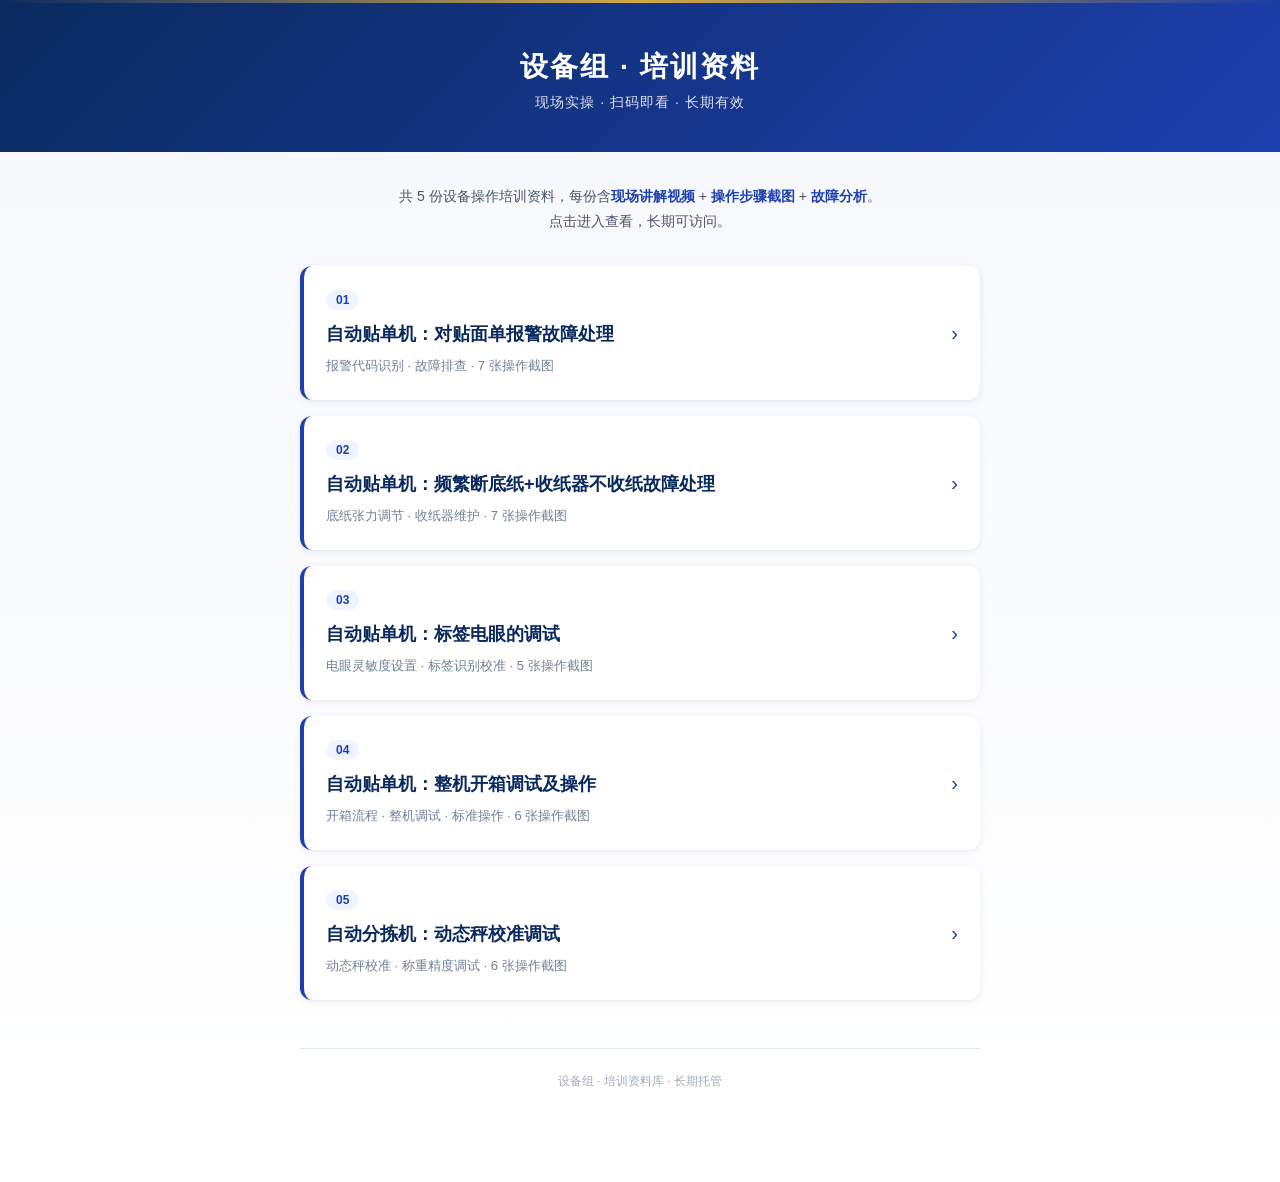
<file: index.html>
<!DOCTYPE html>
<html lang="zh-CN">
<head>
<meta charset="UTF-8">
<meta name="viewport" content="width=device-width, initial-scale=1.0, maximum-scale=1.0, user-scalable=no">
<title>湖州仓设备组 · 培训资料</title>
<style>
  * { box-sizing: border-box; margin: 0; padding: 0; }
  body {
    font-family: "Microsoft YaHei", "微软雅黑", -apple-system, BlinkMacSystemFont, "Segoe UI", sans-serif;
    background: linear-gradient(180deg, #f5f7fb 0%, #ffffff 100%);
    color: #1a202c;
    min-height: 100vh;
    padding: 0 0 60px;
  }
  .header {
    background: linear-gradient(135deg, #0a2a5e 0%, #1e40af 100%);
    color: #fff;
    padding: 48px 24px 40px;
    text-align: center;
    position: relative;
    overflow: hidden;
  }
  .header::before {
    content: "";
    position: absolute;
    top: 0; left: 0; right: 0;
    height: 3px;
    background: linear-gradient(90deg, transparent 0%, #d4a847 50%, transparent 100%);
  }
  .header h1 {
    font-size: 28px;
    font-weight: 600;
    letter-spacing: 2px;
    margin-bottom: 8px;
  }
  .header .subtitle {
    font-size: 14px;
    opacity: 0.85;
    letter-spacing: 1px;
  }
  .container {
    max-width: 720px;
    margin: 0 auto;
    padding: 32px 20px;
  }
  .intro {
    text-align: center;
    color: #4a5568;
    font-size: 14px;
    line-height: 1.8;
    margin-bottom: 32px;
    padding: 0 12px;
  }
  .grid {
    display: grid;
    grid-template-columns: 1fr;
    gap: 16px;
  }
  .card {
    background: #fff;
    border-radius: 12px;
    box-shadow: 0 2px 8px rgba(10, 42, 94, 0.06), 0 1px 2px rgba(10, 42, 94, 0.04);
    padding: 24px 22px;
    text-decoration: none;
    color: inherit;
    display: block;
    transition: all 0.2s ease;
    border-left: 4px solid #1e40af;
    position: relative;
  }
  .card:hover {
    transform: translateY(-2px);
    box-shadow: 0 8px 24px rgba(10, 42, 94, 0.12), 0 2px 4px rgba(10, 42, 94, 0.06);
    border-left-color: #d4a847;
  }
  .card .badge {
    display: inline-block;
    background: #f0f4ff;
    color: #1e40af;
    font-size: 12px;
    font-weight: 600;
    padding: 3px 10px;
    border-radius: 10px;
    margin-bottom: 12px;
  }
  .card h2 {
    font-size: 18px;
    font-weight: 600;
    color: #0a2a5e;
    margin-bottom: 8px;
    line-height: 1.4;
  }
  .card .meta {
    color: #718096;
    font-size: 13px;
    line-height: 1.6;
  }
  .card .arrow {
    position: absolute;
    right: 22px;
    top: 50%;
    transform: translateY(-50%);
    color: #1e40af;
    font-size: 20px;
    font-weight: 300;
  }
  .footer {
    text-align: center;
    color: #a0aec0;
    font-size: 12px;
    margin-top: 48px;
    padding-top: 24px;
    border-top: 1px solid #e2e8f0;
  }
  @media (max-width: 480px) {
    .header { padding: 36px 20px 32px; }
    .header h1 { font-size: 22px; }
    .container { padding: 24px 16px; }
    .card { padding: 20px 18px; }
    .card h2 { font-size: 16px; }
  }
</style>
</head>
<body>
  <div class="header">
    <h1>设备组 · 培训资料</h1>
    <div class="subtitle">现场实操 · 扫码即看 · 长期有效</div>
  </div>
  <div class="container">
    <div class="intro">
      共 5 份设备操作培训资料，每份含<strong style="color:#1e40af;">现场讲解视频</strong> + <strong style="color:#1e40af;">操作步骤截图</strong> + <strong style="color:#1e40af;">故障分析</strong>。<br>
      点击进入查看，长期可访问。
    </div>
    <div class="grid">
      <a class="card" href="lesson_1.html">
        <span class="badge">01</span>
        <h2>自动贴单机：对贴面单报警故障处理</h2>
        <div class="meta">报警代码识别 · 故障排查 · 7 张操作截图</div>
        <span class="arrow">›</span>
      </a>
      <a class="card" href="lesson_2.html">
        <span class="badge">02</span>
        <h2>自动贴单机：频繁断底纸+收纸器不收纸故障处理</h2>
        <div class="meta">底纸张力调节 · 收纸器维护 · 7 张操作截图</div>
        <span class="arrow">›</span>
      </a>
      <a class="card" href="lesson_3.html">
        <span class="badge">03</span>
        <h2>自动贴单机：标签电眼的调试</h2>
        <div class="meta">电眼灵敏度设置 · 标签识别校准 · 5 张操作截图</div>
        <span class="arrow">›</span>
      </a>
      <a class="card" href="lesson_4.html">
        <span class="badge">04</span>
        <h2>自动贴单机：整机开箱调试及操作</h2>
        <div class="meta">开箱流程 · 整机调试 · 标准操作 · 6 张操作截图</div>
        <span class="arrow">›</span>
      </a>
      <a class="card" href="lesson_5.html">
        <span class="badge">05</span>
        <h2>自动分拣机：动态秤校准调试</h2>
        <div class="meta">动态秤校准 · 称重精度调试 · 6 张操作截图</div>
        <span class="arrow">›</span>
      </a>
    </div>
    <div class="footer">
      设备组 · 培训资料库 · 长期托管
    </div>
  </div>
</body>
</html>
</file>
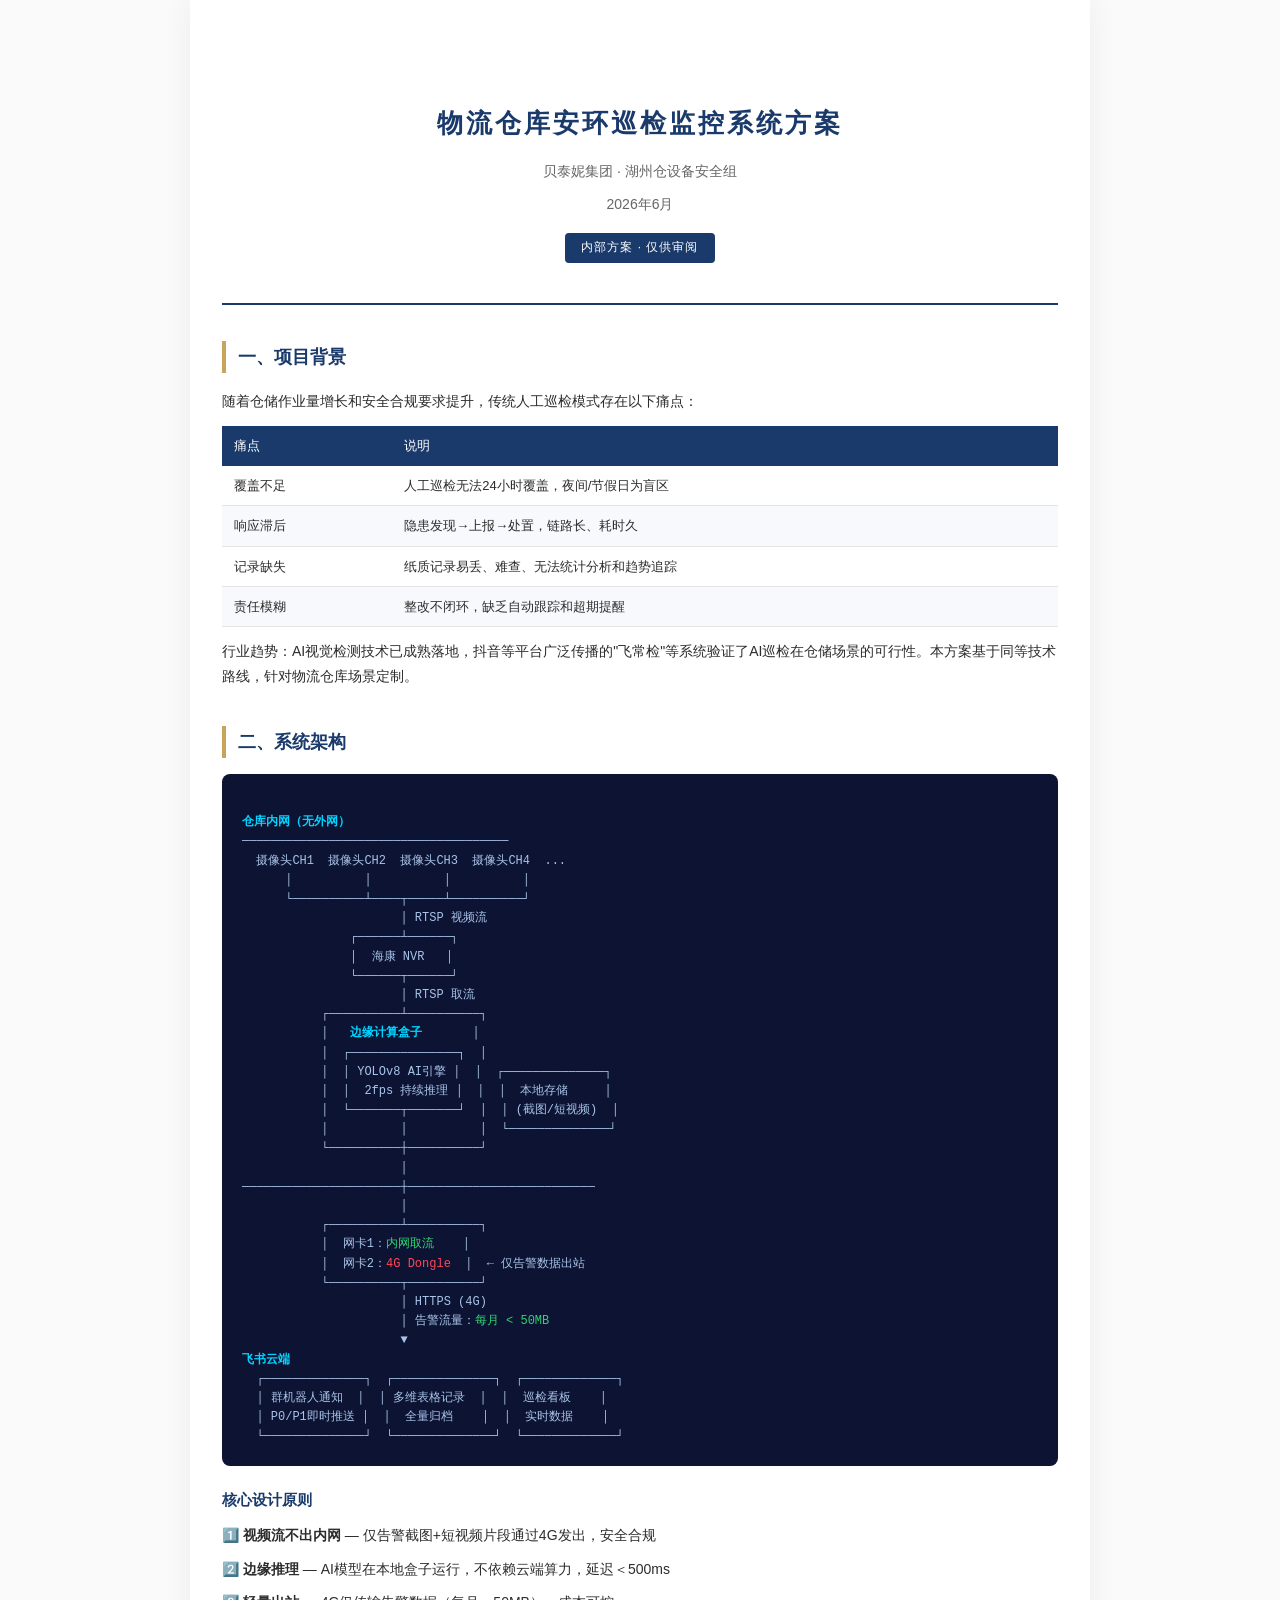
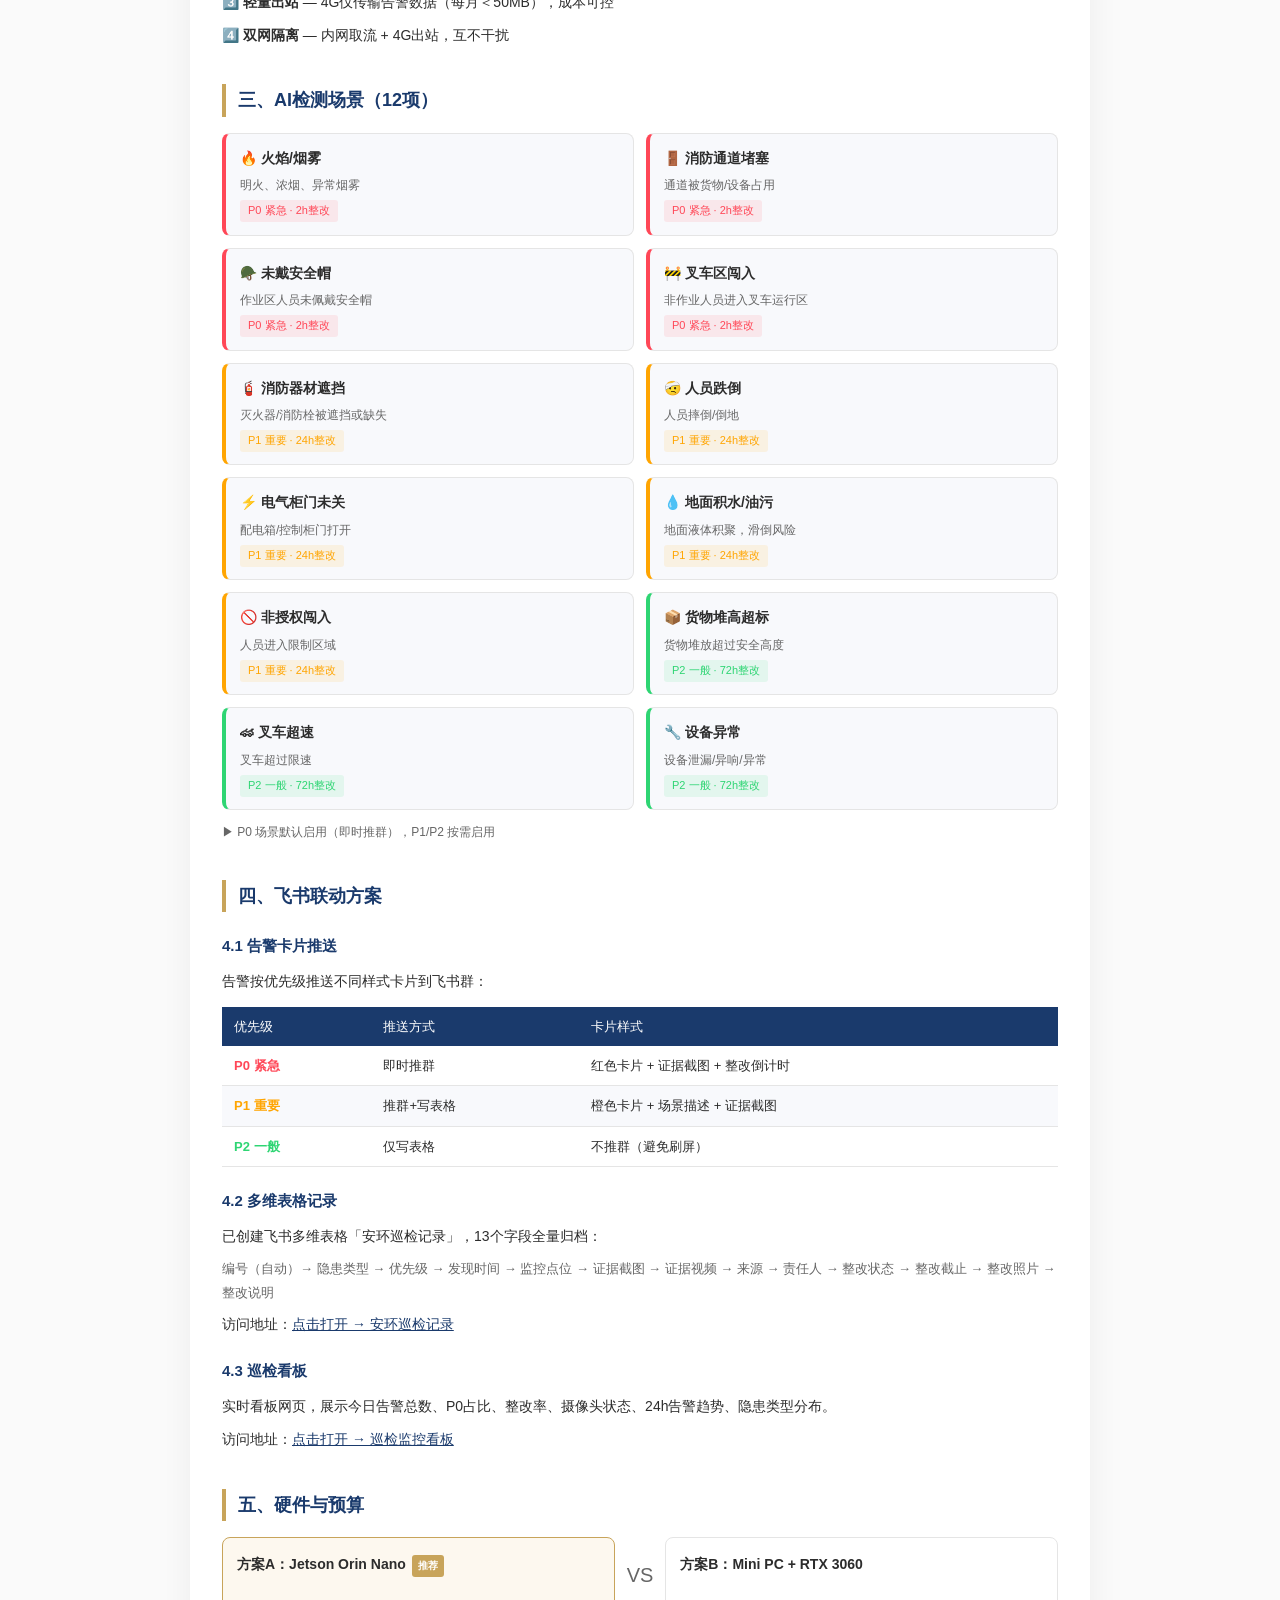
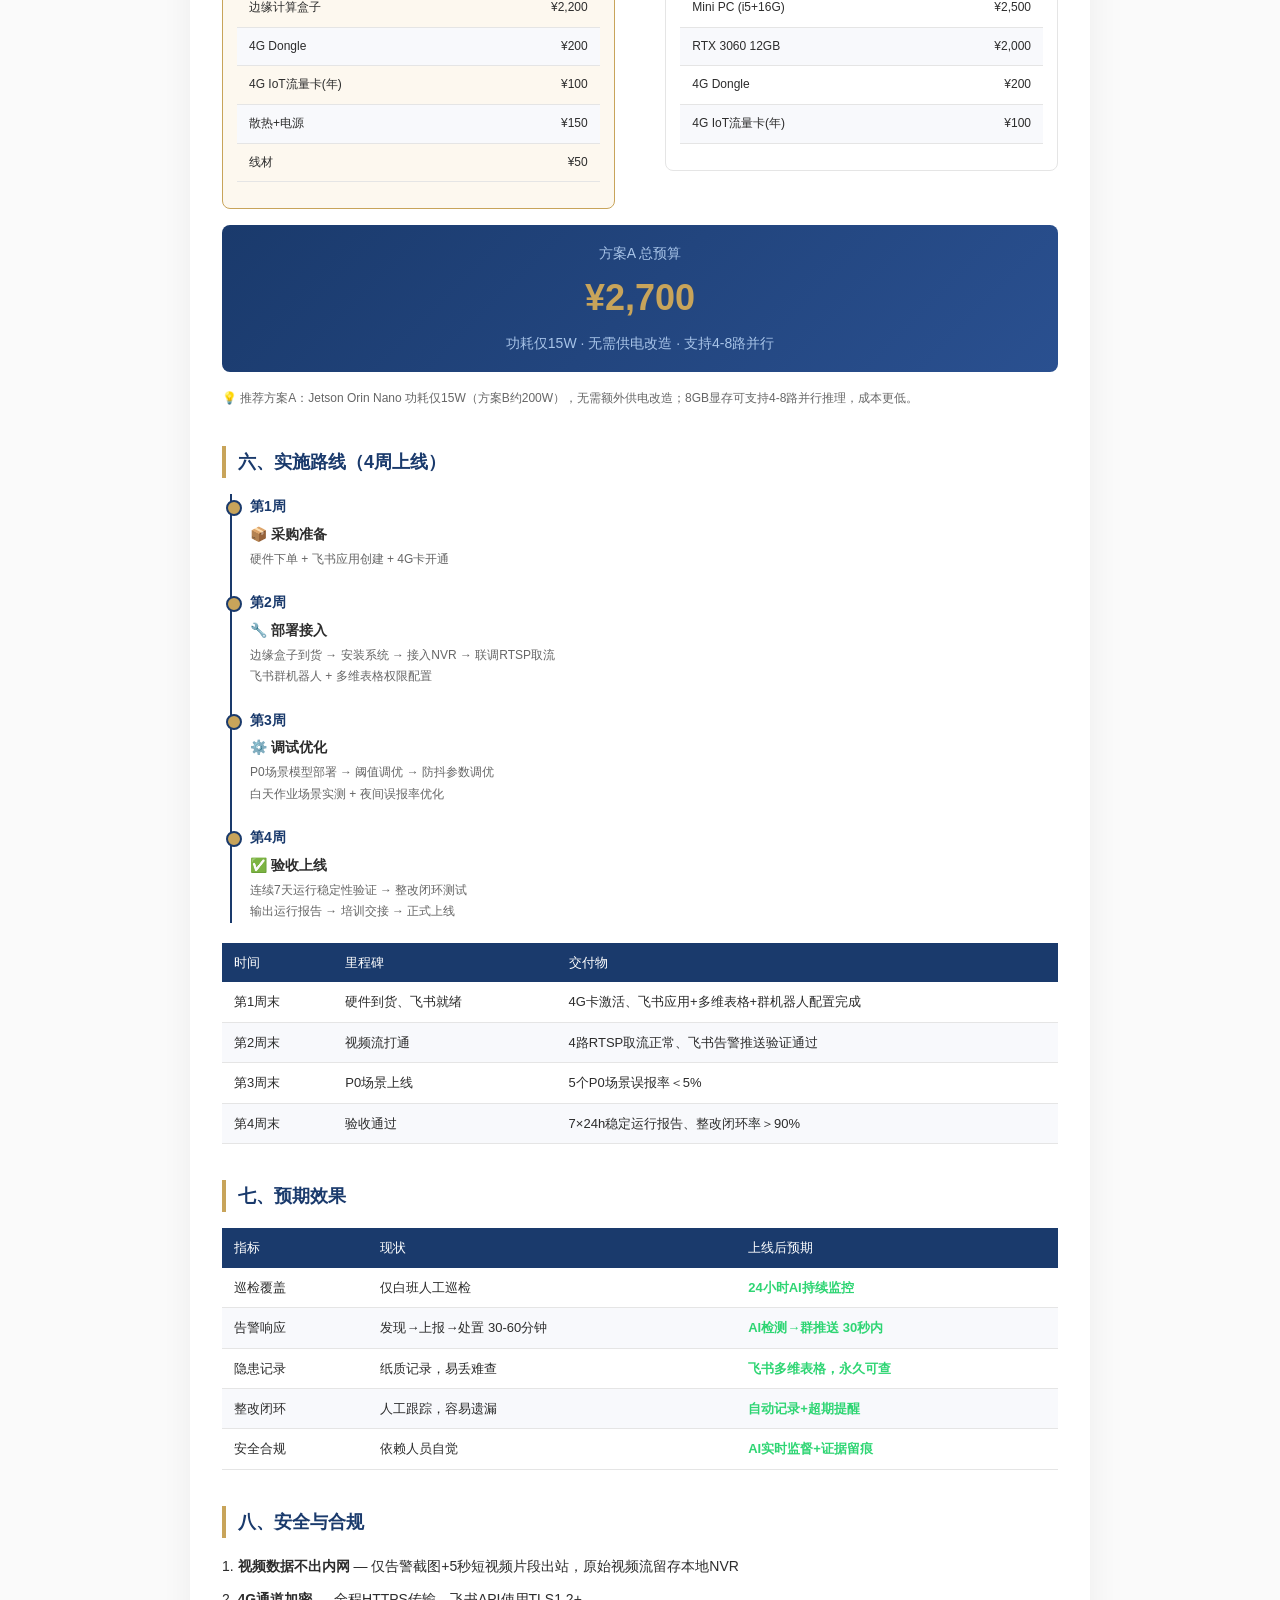
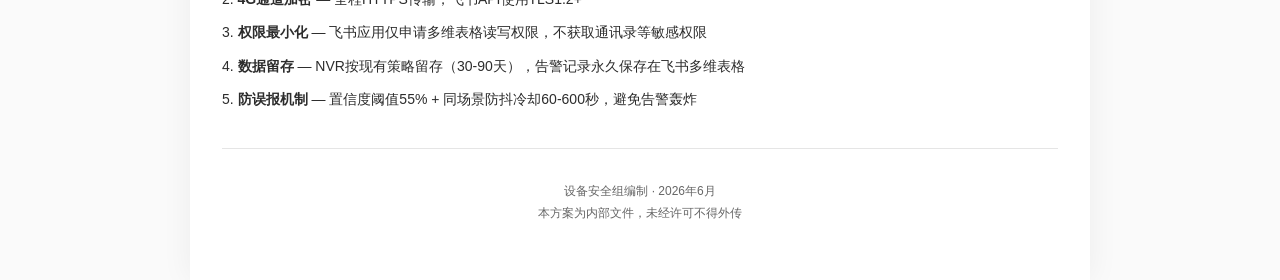
<file: inspection-proposal.html>
<!DOCTYPE html>
<html lang="zh-CN">
<head>
<meta charset="UTF-8">
<meta name="viewport" content="width=device-width, initial-scale=1.0">
<title>物流仓库安环巡检监控系统方案</title>
<style>
*{margin:0;padding:0;box-sizing:border-box}
:root{--blue:#1a3a6c;--gold:#c8a45a;--bg:#fafafa;--card:#fff;--txt:#2c2c2c;--muted:#666;--border:#e5e5e5;--font:'Microsoft YaHei','PingFang SC',sans-serif}
body{font-family:var(--font);background:var(--bg);color:var(--txt);line-height:1.8;font-size:14px}
.page{max-width:900px;margin:0 auto;padding:40px 32px;background:var(--card);min-height:100vh;box-shadow:0 0 30px rgba(0,0,0,.06)}

/* 封面 */
.cover{text-align:center;padding:60px 0 40px;border-bottom:2px solid var(--blue);margin-bottom:36px}
.cover h1{font-size:26px;color:var(--blue);letter-spacing:3px;margin-bottom:12px}
.cover .sub{font-size:14px;color:var(--muted);margin-top:8px}
.cover .badge{display:inline-block;margin-top:16px;padding:4px 16px;background:var(--blue);color:#fff;border-radius:4px;font-size:12px;letter-spacing:1px}

/* 标题 */
h2{font-size:18px;color:var(--blue);border-left:4px solid var(--gold);padding-left:12px;margin:36px 0 16px}
h3{font-size:15px;color:var(--blue);margin:20px 0 10px}

/* 表格 */
table{width:100%;border-collapse:collapse;margin:12px 0;font-size:13px}
th{background:var(--blue);color:#fff;padding:8px 12px;text-align:left;font-weight:500;white-space:nowrap}
td{padding:8px 12px;border-bottom:1px solid var(--border)}
tr:nth-child(even) td{background:#f8f9fc}
tr:hover td{background:#eef2f9}

/* 代码块/架构图 */
.arch{background:#0d1333;color:#a8c4e8;padding:20px;border-radius:8px;font-size:12px;font-family:'Consolas','Courier New',monospace;line-height:1.6;overflow-x:auto;margin:16px 0;white-space:pre}
.arch .hl{color:#00d4ff;font-weight:700}
.arch .warn{color:#ff4757}
.arch .ok{color:#2ed573}

/* 卡片 */
.scene-grid{display:grid;grid-template-columns:1fr 1fr;gap:12px;margin:12px 0}
.scene-card{border:1px solid var(--border);border-radius:8px;padding:12px 14px;background:#f8f9fc}
.scene-card.p0{border-left:4px solid #ff4757}
.scene-card.p1{border-left:4px solid #ffa502}
.scene-card.p2{border-left:4px solid #2ed573}
.scene-card .sname{font-weight:600;font-size:14px;margin-bottom:4px}
.scene-card .sdesc{font-size:12px;color:var(--muted)}
.scene-card .stag{display:inline-block;font-size:11px;padding:1px 8px;border-radius:3px;margin-top:4px}
.scene-card .stag.p0{background:rgba(255,71,87,.1);color:#ff4757}
.scene-card .stag.p1{background:rgba(255,165,2,.1);color:#ffa502}
.scene-card .stag.p2{background:rgba(46,213,115,.1);color:#2ed573}

/* 时间轴 */
.timeline{position:relative;padding-left:28px;margin:16px 0}
.timeline::before{content:'';position:absolute;left:8px;top:0;bottom:0;width:2px;background:var(--blue)}
.tl-item{position:relative;margin-bottom:20px}
.tl-item::before{content:'';position:absolute;left:-24px;top:6px;width:12px;height:12px;border-radius:50%;background:var(--gold);border:2px solid var(--blue)}
.tl-item .tl-week{font-weight:700;color:var(--blue);font-size:14px}
.tl-item .tl-title{font-weight:600;margin:2px 0}
.tl-item .tl-desc{font-size:12px;color:var(--muted)}

/* 预算高亮 */
.budget-total{text-align:center;margin:16px 0;padding:16px;background:linear-gradient(135deg,#1a3a6c,#2a5090);border-radius:8px;color:#fff}
.budget-total .amount{font-size:36px;font-weight:700;color:var(--gold)}
.budget-total .unit{font-size:14px;color:#a8c4e8}

/* 对比 */
.vs{display:grid;grid-template-columns:1fr auto 1fr;gap:12px;align-items:start;margin:16px 0}
.vs-card{border:1px solid var(--border);border-radius:8px;padding:14px}
.vs-card.recommend{border-color:var(--gold);background:#fdf8ef}
.vs-card .vs-title{font-weight:700;font-size:14px;margin-bottom:8px}
.vs-card .vs-tag{display:inline-block;font-size:10px;padding:2px 6px;border-radius:3px;margin-left:6px}
.vs-card .vs-tag.rec{background:var(--gold);color:#fff}
.vs-middle{display:flex;align-items:center;font-size:20px;color:var(--muted);padding-top:20px}

p{margin:8px 0}
.highlight{background:rgba(200,164,90,.15);padding:1px 4px;border-radius:2px}
.footer{text-align:center;padding:32px 0 16px;color:var(--muted);font-size:12px;border-top:1px solid var(--border);margin-top:36px}

@media(max-width:600px){
  .page{padding:20px 16px}
  .scene-grid{grid-template-columns:1fr}
  .vs{grid-template-columns:1fr}
  .vs-middle{justify-content:center;padding:4px 0}
  .cover h1{font-size:20px}
  .arch{font-size:10px;padding:12px}
}
</style>
</head>
<body>
<div class="page">

<!-- 封面 -->
<div class="cover">
  <h1>物流仓库安环巡检监控系统方案</h1>
  <div class="sub">贝泰妮集团 · 湖州仓设备安全组</div>
  <div class="sub">2026年6月</div>
  <div class="badge">内部方案 · 仅供审阅</div>
</div>

<!-- 一、项目背景 -->
<h2>一、项目背景</h2>
<p>随着仓储作业量增长和安全合规要求提升，传统人工巡检模式存在以下痛点：</p>
<table>
  <thead><tr><th>痛点</th><th>说明</th></tr></thead>
  <tbody>
    <tr><td>覆盖不足</td><td>人工巡检无法24小时覆盖，夜间/节假日为盲区</td></tr>
    <tr><td>响应滞后</td><td>隐患发现→上报→处置，链路长、耗时久</td></tr>
    <tr><td>记录缺失</td><td>纸质记录易丢、难查、无法统计分析和趋势追踪</td></tr>
    <tr><td>责任模糊</td><td>整改不闭环，缺乏自动跟踪和超期提醒</td></tr>
  </tbody>
</table>
<p>行业趋势：AI视觉检测技术已成熟落地，抖音等平台广泛传播的"飞常检"等系统验证了AI巡检在仓储场景的可行性。本方案基于同等技术路线，针对物流仓库场景定制。</p>

<!-- 二、系统架构 -->
<h2>二、系统架构</h2>
<div class="arch">
<span class="hl">仓库内网（无外网）</span>
─────────────────────────────────────
  摄像头CH1  摄像头CH2  摄像头CH3  摄像头CH4  ...
      │          │          │          │
      └──────────┴────┬─────┴──────────┘
                      │ RTSP 视频流
               ┌──────┴──────┐
               │  海康 NVR   │
               └──────┬──────┘
                      │ RTSP 取流
           ┌──────────┴──────────┐
           │   <span class="hl">边缘计算盒子</span>       │
           │  ┌───────────────┐  │
           │  │ YOLOv8 AI引擎 │  │  ┌──────────────┐
           │  │  2fps 持续推理 │  │  │  本地存储     │
           │  └───────┬───────┘  │  │ (截图/短视频)  │
           │          │          │  └──────────────┘
           └──────────┼──────────┘
                      │
──────────────────────┼──────────────────────────
                      │
           ┌──────────┴──────────┐
           │  网卡1：<span class="ok">内网取流</span>    │
           │  网卡2：<span class="warn">4G Dongle</span>  │  ← 仅告警数据出站
           └──────────┬──────────┘
                      │ HTTPS (4G)
                      │ 告警流量：<span class="ok">每月 &lt; 50MB</span>
                      ▼
<span class="hl">飞书云端</span>
  ┌──────────────┐  ┌──────────────┐  ┌─────────────┐
  │ 群机器人通知  │  │ 多维表格记录  │  │  巡检看板    │
  │ P0/P1即时推送 │  │  全量归档    │  │  实时数据    │
  └──────────────┘  └──────────────┘  └─────────────┘</div>

<h3>核心设计原则</h3>
<p>1️⃣ <strong>视频流不出内网</strong> — 仅告警截图+短视频片段通过4G发出，安全合规</p>
<p>2️⃣ <strong>边缘推理</strong> — AI模型在本地盒子运行，不依赖云端算力，延迟＜500ms</p>
<p>3️⃣ <strong>轻量出站</strong> — 4G仅传输告警数据（每月＜50MB），成本可控</p>
<p>4️⃣ <strong>双网隔离</strong> — 内网取流 + 4G出站，互不干扰</p>

<!-- 三、检测场景 -->
<h2>三、AI检测场景（12项）</h2>

<div class="scene-grid">
  <div class="scene-card p0"><div class="sname">🔥 火焰/烟雾</div><div class="sdesc">明火、浓烟、异常烟雾</div><div class="stag p0">P0 紧急 · 2h整改</div></div>
  <div class="scene-card p0"><div class="sname">🚪 消防通道堵塞</div><div class="sdesc">通道被货物/设备占用</div><div class="stag p0">P0 紧急 · 2h整改</div></div>
  <div class="scene-card p0"><div class="sname">🪖 未戴安全帽</div><div class="sdesc">作业区人员未佩戴安全帽</div><div class="stag p0">P0 紧急 · 2h整改</div></div>
  <div class="scene-card p0"><div class="sname">🚧 叉车区闯入</div><div class="sdesc">非作业人员进入叉车运行区</div><div class="stag p0">P0 紧急 · 2h整改</div></div>
  <div class="scene-card p1"><div class="sname">🧯 消防器材遮挡</div><div class="sdesc">灭火器/消防栓被遮挡或缺失</div><div class="stag p1">P1 重要 · 24h整改</div></div>
  <div class="scene-card p1"><div class="sname">🤕 人员跌倒</div><div class="sdesc">人员摔倒/倒地</div><div class="stag p1">P1 重要 · 24h整改</div></div>
  <div class="scene-card p1"><div class="sname">⚡ 电气柜门未关</div><div class="sdesc">配电箱/控制柜门打开</div><div class="stag p1">P1 重要 · 24h整改</div></div>
  <div class="scene-card p1"><div class="sname">💧 地面积水/油污</div><div class="sdesc">地面液体积聚，滑倒风险</div><div class="stag p1">P1 重要 · 24h整改</div></div>
  <div class="scene-card p1"><div class="sname">🚫 非授权闯入</div><div class="sdesc">人员进入限制区域</div><div class="stag p1">P1 重要 · 24h整改</div></div>
  <div class="scene-card p2"><div class="sname">📦 货物堆高超标</div><div class="sdesc">货物堆放超过安全高度</div><div class="stag p2">P2 一般 · 72h整改</div></div>
  <div class="scene-card p2"><div class="sname">🏎 叉车超速</div><div class="sdesc">叉车超过限速</div><div class="stag p2">P2 一般 · 72h整改</div></div>
  <div class="scene-card p2"><div class="sname">🔧 设备异常</div><div class="sdesc">设备泄漏/异响/异常</div><div class="stag p2">P2 一般 · 72h整改</div></div>
</div>

<p style="margin-top:12px;font-size:12px;color:var(--muted)">▶ P0 场景默认启用（即时推群），P1/P2 按需启用</p>

<!-- 四、飞书联动 -->
<h2>四、飞书联动方案</h2>
<h3>4.1 告警卡片推送</h3>
<p>告警按优先级推送不同样式卡片到飞书群：</p>
<table>
  <thead><tr><th>优先级</th><th>推送方式</th><th>卡片样式</th></tr></thead>
  <tbody>
    <tr><td style="color:#ff4757;font-weight:700">P0 紧急</td><td>即时推群</td><td>红色卡片 + 证据截图 + 整改倒计时</td></tr>
    <tr><td style="color:#ffa502;font-weight:700">P1 重要</td><td>推群+写表格</td><td>橙色卡片 + 场景描述 + 证据截图</td></tr>
    <tr><td style="color:#2ed573;font-weight:700">P2 一般</td><td>仅写表格</td><td>不推群（避免刷屏）</td></tr>
  </tbody>
</table>

<h3>4.2 多维表格记录</h3>
<p>已创建飞书多维表格「安环巡检记录」，13个字段全量归档：</p>
<p style="font-size:13px;color:var(--muted)">编号（自动）→ 隐患类型 → 优先级 → 发现时间 → 监控点位 → 证据截图 → 证据视频 → 来源 → 责任人 → 整改状态 → 整改截止 → 整改照片 → 整改说明</p>
<p>访问地址：<a href="https://xdp7r8eri5.feishu.cn/base/WNsFbGQEOaIANusrozfcY43Hn8b" target="_blank" style="color:var(--blue)">点击打开 → 安环巡检记录</a></p>

<h3>4.3 巡检看板</h3>
<p>实时看板网页，展示今日告警总数、P0占比、整改率、摄像头状态、24h告警趋势、隐患类型分布。</p>
<p>访问地址：<a href="https://huzhou-training.pages.dev/inspection-dashboard.html" target="_blank" style="color:var(--blue)">点击打开 → 巡检监控看板</a></p>

<!-- 五、硬件与预算 -->
<h2>五、硬件与预算</h2>

<div class="vs">
  <div class="vs-card recommend">
    <div class="vs-title">方案A：Jetson Orin Nano<span class="vs-tag rec">推荐</span></div>
    <table style="font-size:12px">
      <tr><td>边缘计算盒子</td><td style="text-align:right">¥2,200</td></tr>
      <tr><td>4G Dongle</td><td style="text-align:right">¥200</td></tr>
      <tr><td>4G IoT流量卡(年)</td><td style="text-align:right">¥100</td></tr>
      <tr><td>散热+电源</td><td style="text-align:right">¥150</td></tr>
      <tr><td>线材</td><td style="text-align:right">¥50</td></tr>
    </table>
  </div>
  <div class="vs-middle">VS</div>
  <div class="vs-card">
    <div class="vs-title">方案B：Mini PC + RTX 3060</div>
    <table style="font-size:12px">
      <tr><td>Mini PC (i5+16G)</td><td style="text-align:right">¥2,500</td></tr>
      <tr><td>RTX 3060 12GB</td><td style="text-align:right">¥2,000</td></tr>
      <tr><td>4G Dongle</td><td style="text-align:right">¥200</td></tr>
      <tr><td>4G IoT流量卡(年)</td><td style="text-align:right">¥100</td></tr>
    </table>
  </div>
</div>

<div class="budget-total">
  <div class="unit">方案A 总预算</div>
  <div class="amount">¥2,700</div>
  <div class="unit">功耗仅15W · 无需供电改造 · 支持4-8路并行</div>
</div>

<p style="font-size:12px;color:var(--muted)">💡 推荐方案A：Jetson Orin Nano 功耗仅15W（方案B约200W），无需额外供电改造；8GB显存可支持4-8路并行推理，成本更低。</p>

<!-- 六、实施路线 -->
<h2>六、实施路线（4周上线）</h2>

<div class="timeline">
  <div class="tl-item">
    <div class="tl-week">第1周</div>
    <div class="tl-title">📦 采购准备</div>
    <div class="tl-desc">硬件下单 + 飞书应用创建 + 4G卡开通</div>
  </div>
  <div class="tl-item">
    <div class="tl-week">第2周</div>
    <div class="tl-title">🔧 部署接入</div>
    <div class="tl-desc">边缘盒子到货 → 安装系统 → 接入NVR → 联调RTSP取流<br>飞书群机器人 + 多维表格权限配置</div>
  </div>
  <div class="tl-item">
    <div class="tl-week">第3周</div>
    <div class="tl-title">⚙️ 调试优化</div>
    <div class="tl-desc">P0场景模型部署 → 阈值调优 → 防抖参数调优<br>白天作业场景实测 + 夜间误报率优化</div>
  </div>
  <div class="tl-item">
    <div class="tl-week">第4周</div>
    <div class="tl-title">✅ 验收上线</div>
    <div class="tl-desc">连续7天运行稳定性验证 → 整改闭环测试<br>输出运行报告 → 培训交接 → 正式上线</div>
  </div>
</div>

<table>
  <thead><tr><th>时间</th><th>里程碑</th><th>交付物</th></tr></thead>
  <tbody>
    <tr><td>第1周末</td><td>硬件到货、飞书就绪</td><td>4G卡激活、飞书应用+多维表格+群机器人配置完成</td></tr>
    <tr><td>第2周末</td><td>视频流打通</td><td>4路RTSP取流正常、飞书告警推送验证通过</td></tr>
    <tr><td>第3周末</td><td>P0场景上线</td><td>5个P0场景误报率＜5%</td></tr>
    <tr><td>第4周末</td><td>验收通过</td><td>7×24h稳定运行报告、整改闭环率＞90%</td></tr>
  </tbody>
</table>

<!-- 七、预期效果 -->
<h2>七、预期效果</h2>
<table>
  <thead><tr><th>指标</th><th>现状</th><th>上线后预期</th></tr></thead>
  <tbody>
    <tr><td>巡检覆盖</td><td>仅白班人工巡检</td><td style="color:#2ed573;font-weight:600">24小时AI持续监控</td></tr>
    <tr><td>告警响应</td><td>发现→上报→处置 30-60分钟</td><td style="color:#2ed573;font-weight:600">AI检测→群推送 30秒内</td></tr>
    <tr><td>隐患记录</td><td>纸质记录，易丢难查</td><td style="color:#2ed573;font-weight:600">飞书多维表格，永久可查</td></tr>
    <tr><td>整改闭环</td><td>人工跟踪，容易遗漏</td><td style="color:#2ed573;font-weight:600">自动记录+超期提醒</td></tr>
    <tr><td>安全合规</td><td>依赖人员自觉</td><td style="color:#2ed573;font-weight:600">AI实时监督+证据留痕</td></tr>
  </tbody>
</table>

<!-- 八、安全合规 -->
<h2>八、安全与合规</h2>
<p>1. <strong>视频数据不出内网</strong> — 仅告警截图+5秒短视频片段出站，原始视频流留存本地NVR</p>
<p>2. <strong>4G通道加密</strong> — 全程HTTPS传输，飞书API使用TLS1.2+</p>
<p>3. <strong>权限最小化</strong> — 飞书应用仅申请多维表格读写权限，不获取通讯录等敏感权限</p>
<p>4. <strong>数据留存</strong> — NVR按现有策略留存（30-90天），告警记录永久保存在飞书多维表格</p>
<p>5. <strong>防误报机制</strong> — 置信度阈值55% + 同场景防抖冷却60-600秒，避免告警轰炸</p>

<div class="footer">
  设备安全组编制 · 2026年6月<br>
  本方案为内部文件，未经许可不得外传
</div>

</div>
</body>
</html>
</file>
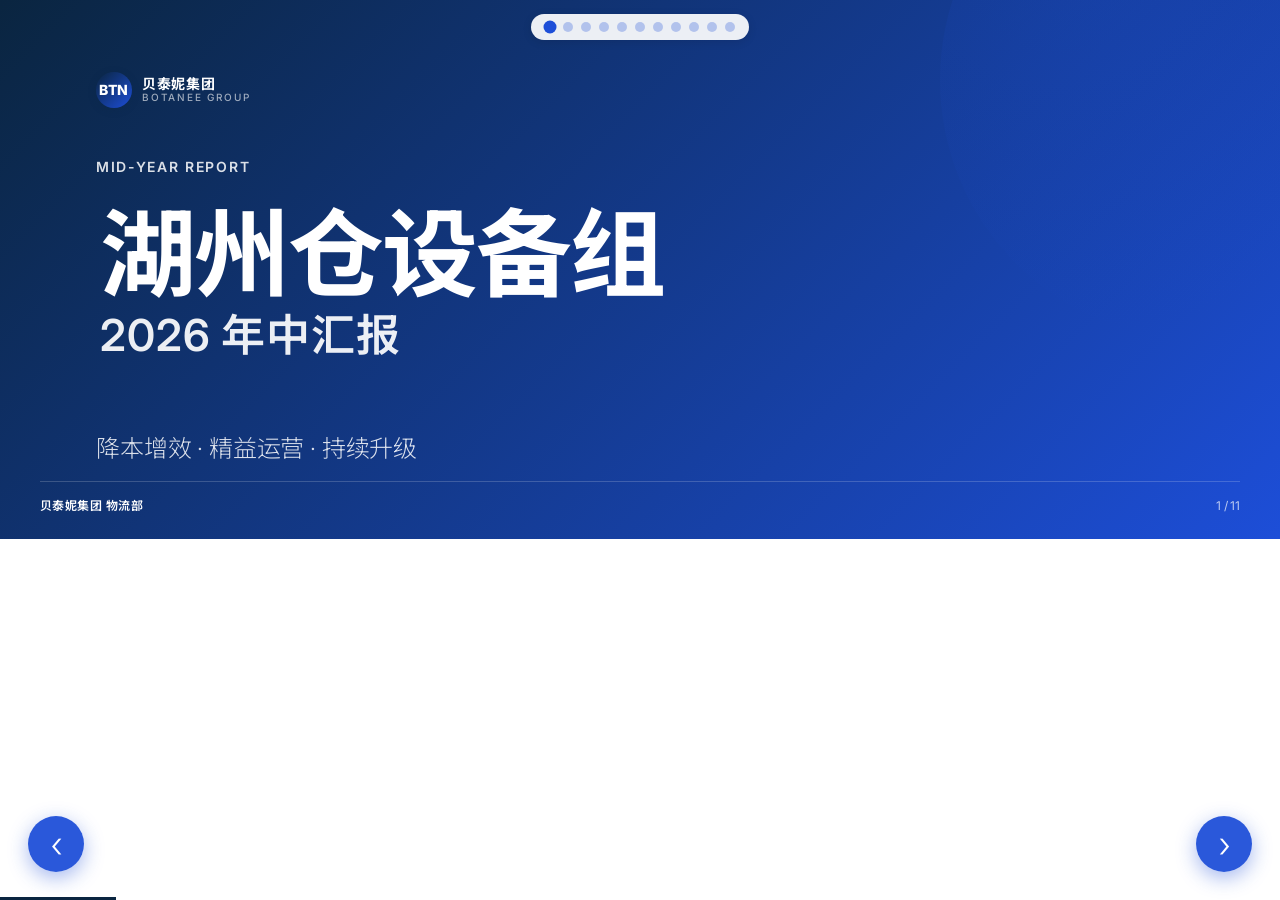
<file: btn_corporate/examples/btn-report-2026h1.html>
<!DOCTYPE html>
<html lang="zh-CN" data-theme="btn-corporate">
<head>
<meta charset="utf-8">
<meta name="viewport" content="width=device-width,initial-scale=1">
<title>湖州仓设备组 2026 年中汇报</title>

<style>
/* === fonts.css === */
/* html-ppt :: shared webfonts */
@import url('https://fonts.googleapis.com/css2?family=Inter:wght@200;300;400;500;600;700;800;900&display=swap');
@import url('https://fonts.googleapis.com/css2?family=Noto+Sans+SC:wght@200;300;400;500;600;700;900&display=swap');
@import url('https://fonts.googleapis.com/css2?family=Noto+Serif+SC:wght@300;400;600;700&display=swap');
@import url('https://fonts.googleapis.com/css2?family=JetBrains+Mono:wght@400;500;700&display=swap');
@import url('https://fonts.googleapis.com/css2?family=Playfair+Display:ital,wght@0,400;0,600;0,800;1,400&display=swap');
@import url('https://fonts.googleapis.com/css2?family=Space+Grotesk:wght@300;400;500;600;700&display=swap');
@import url('https://fonts.googleapis.com/css2?family=IBM+Plex+Mono:wght@300;400;500;700&display=swap');
@import url('https://fonts.googleapis.com/css2?family=Archivo+Black&display=swap');

/* === base.css === */
/* html-ppt :: base.css — reset + shared tokens + layout primitives */
/* Default tokens. Themes in assets/themes/*.css override the :root block. */
:root {
  --bg: #ffffff;
  --bg-soft: #f7f7f8;
  --surface: #ffffff;
  --surface-2: #f2f2f4;
  --border: rgba(0,0,0,.08);
  --border-strong: rgba(0,0,0,.16);
  --text-1: #111216;
  --text-2: #55596a;
  --text-3: #8a8f9e;
  --accent: #3b6cff;
  --accent-2: #7a5cff;
  --accent-3: #ff5c8a;
  --good: #1aaf6c;
  --warn: #f5a524;
  --bad:  #e0445a;
  --grad: linear-gradient(135deg,#3b6cff,#7a5cff 55%,#ff5c8a);
  --grad-soft: linear-gradient(135deg,#eef2ff,#f5ecff 55%,#ffeef5);
  --radius: 18px;
  --radius-sm: 12px;
  --radius-lg: 26px;
  --shadow: 0 10px 30px rgba(18,24,40,.08), 0 2px 6px rgba(18,24,40,.04);
  --shadow-lg: 0 24px 60px rgba(18,24,40,.14), 0 6px 16px rgba(18,24,40,.06);
  --font-sans: 'Inter','Noto Sans SC',-apple-system,BlinkMacSystemFont,Helvetica,Arial,sans-serif;
  --font-serif: 'Playfair Display','Noto Serif SC',Georgia,serif;
  --font-mono: 'JetBrains Mono','IBM Plex Mono',SFMono-Regular,Menlo,monospace;
  --font-display: var(--font-sans);
  --letter-tight: -.03em;
  --letter-normal: -.01em;
  --ease: cubic-bezier(.4,0,.2,1);
}

*,*::before,*::after{box-sizing:border-box}
html,body{margin:0;padding:0;background:var(--bg);color:var(--text-1);
  font-family:var(--font-sans);font-weight:400;line-height:1.6;
  -webkit-font-smoothing:antialiased;-moz-osx-font-smoothing:grayscale;
  letter-spacing:var(--letter-normal)}
img,svg,video{max-width:100%;display:block}
a{color:var(--accent);text-decoration:none}
a:hover{text-decoration:underline}
code,kbd,pre,samp{font-family:var(--font-mono)}

/* ================= SLIDE SYSTEM ================= */
.deck{position:relative;width:100vw;height:100vh;overflow:hidden;background:var(--bg)}
.slide{
  position:absolute;inset:0;
  display:flex;flex-direction:column;justify-content:center;
  padding:72px 96px;
  box-sizing:border-box;
  opacity:0;pointer-events:none;
  transition:opacity .5s var(--ease), transform .5s var(--ease);
  transform:translateX(30px);
  overflow:hidden;
}
.slide.is-active{opacity:1;pointer-events:auto;transform:translateX(0);z-index:2}
.slide.is-prev{transform:translateX(-30px)}

/* single-page standalone (used when a layout file is opened directly) */
body.single .slide{position:relative;width:100vw;height:100vh;opacity:1;transform:none;pointer-events:auto}

/* ================= TYPOGRAPHY ================= */
.eyebrow{font-size:13px;font-weight:500;letter-spacing:.16em;text-transform:uppercase;color:var(--text-3)}
.kicker{font-size:14px;font-weight:600;color:var(--accent);letter-spacing:.08em;text-transform:uppercase}
h1.title,.h1{font-family:var(--font-display);font-size:72px;line-height:1.05;font-weight:800;letter-spacing:var(--letter-tight);margin:0 0 18px;color:var(--text-1)}
h2.title,.h2{font-family:var(--font-display);font-size:54px;line-height:1.1;font-weight:700;letter-spacing:var(--letter-tight);margin:0 0 14px}
h3,.h3{font-size:32px;line-height:1.2;font-weight:600;letter-spacing:var(--letter-normal);margin:0 0 10px}
h4,.h4{font-size:22px;line-height:1.3;font-weight:600;margin:0 0 8px}
.lede{font-size:22px;line-height:1.55;color:var(--text-2);font-weight:300;max-width:62ch}
.dim{color:var(--text-2)}
.dim2{color:var(--text-3)}
.mono{font-family:var(--font-mono)}
.serif{font-family:var(--font-serif)}
.gradient-text{background:var(--grad);-webkit-background-clip:text;background-clip:text;-webkit-text-fill-color:transparent;color:transparent}

/* ================= LAYOUT PRIMITIVES ================= */
.stack>*+*{margin-top:14px}
.row{display:flex;gap:24px;align-items:center}
.row.wrap{flex-wrap:wrap}
.grid{display:grid;gap:24px}
.g2{grid-template-columns:repeat(2,1fr)}
.g3{grid-template-columns:repeat(3,1fr)}
.g4{grid-template-columns:repeat(4,1fr)}
.center{display:flex;align-items:center;justify-content:center;text-align:center}
.fill{flex:1}
.sp-t{padding-top:24px}.sp-b{padding-bottom:24px}
.mt-s{margin-top:8px}.mt-m{margin-top:18px}.mt-l{margin-top:32px}
.mb-s{margin-bottom:8px}.mb-m{margin-bottom:18px}.mb-l{margin-bottom:32px}

/* ================= CARDS ================= */
.card{background:var(--surface);border:1px solid var(--border);border-radius:var(--radius);
  padding:26px 28px;box-shadow:var(--shadow);position:relative;overflow:hidden}
.card-soft{background:var(--surface-2);border:1px solid var(--border)}
.card-outline{background:transparent;border:1.5px solid var(--border-strong);box-shadow:none}
.card-accent{background:var(--surface);border-top:3px solid var(--accent)}
.card-hover{transition:transform .3s var(--ease),box-shadow .3s var(--ease)}
.card-hover:hover{transform:translateY(-4px);box-shadow:var(--shadow-lg)}

.pill{display:inline-block;padding:4px 12px;border-radius:999px;font-size:12px;font-weight:500;
  background:var(--surface-2);color:var(--text-2);border:1px solid var(--border)}
.pill-accent{background:color-mix(in srgb,var(--accent) 12%,transparent);color:var(--accent);border-color:color-mix(in srgb,var(--accent) 28%,transparent)}

/* ================= BARS / DIVIDERS ================= */
.divider{height:1px;background:var(--border);width:100%}
.divider-accent{height:3px;width:72px;background:var(--accent);border-radius:2px}

/* ================= CHROME (header/footer/progress) ================= */
.deck-header{position:absolute;top:24px;left:40px;right:40px;display:flex;align-items:center;justify-content:space-between;
  font-size:12px;color:var(--text-3);letter-spacing:.12em;text-transform:uppercase;z-index:10;pointer-events:none}
.deck-footer{position:absolute;bottom:24px;left:40px;right:40px;display:flex;align-items:center;justify-content:space-between;
  font-size:12px;color:var(--text-3);z-index:10;pointer-events:none}
.slide-number::before{content:attr(data-current)}
.slide-number::after{content:" / " attr(data-total)}
.progress-bar{position:fixed;left:0;right:0;bottom:0;height:3px;background:transparent;z-index:20}
.progress-bar > span{display:block;height:100%;width:0;background:var(--accent);transition:width .3s var(--ease)}

/* ================= PRESENTER / OVERVIEW ================= */
.notes-overlay{position:fixed;inset:auto 0 0 0;max-height:42vh;background:rgba(20,22,30,.95);color:#e8ebf4;
  padding:20px 32px;font-size:16px;line-height:1.6;border-top:1px solid rgba(255,255,255,.1);transform:translateY(100%);
  transition:transform .3s var(--ease);z-index:40;overflow:auto;font-family:var(--font-sans)}
.notes-overlay.open{transform:translateY(0)}
.overview{position:fixed;inset:0;background:rgba(10,12,18,.92);backdrop-filter:blur(12px);z-index:50;
  display:none;padding:40px;overflow:auto}
.overview.open{display:grid;grid-template-columns:repeat(4,1fr);gap:20px;align-content:start}
.overview .thumb{background:var(--surface);border:1px solid var(--border);border-radius:12px;
  aspect-ratio:16/9;overflow:hidden;cursor:pointer;position:relative;color:var(--text-1);padding:16px;
  font-size:11px;transition:transform .2s var(--ease)}
.overview .thumb:hover{transform:scale(1.04)}
.overview .thumb .n{position:absolute;top:8px;left:10px;font-weight:700;font-size:14px;color:var(--text-3)}
.overview .thumb .t{position:absolute;bottom:10px;left:14px;right:14px;font-weight:600;color:var(--text-1)}

/* ================= UTILITY ================= */
.hidden{display:none!important}
.nowrap{white-space:nowrap}
.tr{text-align:right}.tc{text-align:center}.tl{text-align:left}
.uppercase{text-transform:uppercase;letter-spacing:.12em}

/* ================= PRINT ================= */
@media print{
  .slide{position:relative;opacity:1!important;transform:none!important;page-break-after:always;height:100vh}
  .deck-header,.deck-footer,.progress-bar,.notes-overlay,.overview{display:none!important}
}

/* === btn-corporate.css === */
/* theme: btn-corporate — 贝泰妮集团商务主题
 * 继承 corporate-clean.css 的深蓝基调 + 加大圆角 + 金色克制点缀 + 品牌 Logo
 * 配套使用：base.css + animations.css + fonts.css
 */
:root{
  /* 基础底色 — 继承 corporate-clean */
  --bg:#ffffff;--bg-soft:#f5f7fa;--surface:#ffffff;--surface-2:#f0f3f7;
  --border:rgba(10,37,64,.12);--border-strong:rgba(10,37,64,.28);

  /* 文本 — 贝泰妮深蓝主色 */
  --text-1:#0a2540;--text-2:#425466;--text-3:#8898aa;

  /* 主色 — 贝泰妮深蓝 + 亮蓝 */
  --accent:#0a2540;--accent-2:#1d4ed8;--accent-3:#3b82f6;

  /* 状态色 */
  --good:#0e9f6e;--warn:#d97706;--bad:#dc2626;

  /* 品牌渐变 — 贝泰妮深蓝→亮蓝 */
  --grad:linear-gradient(135deg,#0a2540 0%,#1d4ed8 100%);
  --grad-soft:linear-gradient(135deg,#f0f4fb 0%,#e4ecf7 100%);

  /* 圆角 — 比 corporate-clean 大，更商务精致 */
  --radius:14px;--radius-sm:10px;--radius-lg:22px;

  /* 阴影 — 贝泰妮风：更柔 */
  --shadow:0 2px 8px rgba(10,37,64,.06),0 8px 24px rgba(10,37,64,.04);
  --shadow-lg:0 8px 24px rgba(10,37,64,.1),0 24px 60px rgba(10,37,64,.08);

  /* 字体 — 中文优先 */
  --font-sans:'Inter','Noto Sans SC','PingFang SC','Microsoft YaHei','微软雅黑',sans-serif;
  --font-display:'Inter','Noto Sans SC','PingFang SC','Microsoft YaHei',sans-serif;

  /* 贝泰妮品牌色 */
  --btn-gold:#c9a35d;
  --btn-gold-soft:#e6c98a;
  --btn-deep:#0a2540;
  --btn-bright:#1d4ed8;
}

/* ================= TYPOGRAPHY OVERRIDE ================= */
.kicker{color:var(--accent-2);font-weight:600;letter-spacing:.12em}
h1.title,h2.title,.h1,.h2{font-weight:700;color:var(--accent)}
h1.title,.h1{letter-spacing:-.02em}

/* ================= BTN BRAND COMPONENTS ================= */
/* 品牌 Logo 组件 — 圆形 mark + 集团文字 */
.btn-logo{
  display:inline-flex;align-items:center;gap:10px;
  font-weight:700;letter-spacing:.04em;
  color:var(--accent);
}
.btn-logo .mark{
  width:36px;height:36px;border-radius:50%;
  background:var(--grad);
  display:inline-flex;align-items:center;justify-content:center;
  color:#fff;font-weight:800;font-size:14px;letter-spacing:.04em;
  box-shadow:0 2px 8px rgba(10,37,64,.18);
}
.btn-logo .mark::after{
  content:"";position:absolute;
}
.btn-logo .label{
  display:flex;flex-direction:column;line-height:1.15;
}
.btn-logo .label .name{font-size:14px;color:var(--accent);font-weight:700}
.btn-logo .label .sub{font-size:10px;color:var(--text-3);font-weight:500;letter-spacing:.18em;text-transform:uppercase}

/* 装饰圆 — 贝泰妮特色大色块 */
.hero-deco{
  position:absolute;pointer-events:none;
  width:520px;height:520px;border-radius:50%;
  background:radial-gradient(circle at 30% 30%,rgba(29,78,216,.18) 0%,rgba(29,78,216,0) 70%);
  right:-180px;top:-180px;z-index:0;
}
.hero-deco.gold{
  background:radial-gradient(circle at 30% 30%,rgba(201,163,93,.22) 0%,rgba(201,163,93,0) 70%);
}

/* 金色分割线 — 克制点缀 */
.divider-gold{
  display:inline-block;width:48px;height:3px;
  background:var(--btn-gold);
  border-radius:2px;margin:0 12px;vertical-align:middle;
}

/* ================= BTN 风格卡片 ================= */
.btn-card{
  background:var(--surface);
  border:1px solid var(--border);
  border-radius:var(--radius);
  padding:24px 28px;
  box-shadow:var(--shadow);
  transition:transform .25s var(--ease),box-shadow .25s var(--ease);
}
.btn-card:hover{
  transform:translateY(-2px);
  box-shadow:var(--shadow-lg);
}
.btn-card .num{
  display:inline-block;
  font-size:32px;font-weight:800;
  background:var(--grad);
  -webkit-background-clip:text;background-clip:text;
  -webkit-text-fill-color:transparent;color:transparent;
  margin-bottom:6px;
}

/* ================= KPI 行 — 贝泰妮数字大字 ================= */
.kpi-row{
  display:grid;grid-template-columns:repeat(4,1fr);gap:20px;
  margin:32px 0;
}
.kpi-row .kpi{
  text-align:left;
  padding:18px 0;
  border-top:3px solid var(--accent);
}
.kpi-row .kpi .v{
  font-size:54px;font-weight:800;line-height:1;
  background:var(--grad);
  -webkit-background-clip:text;background-clip:text;
  -webkit-text-fill-color:transparent;color:transparent;
  margin-bottom:6px;
}
.kpi-row .kpi .l{
  font-size:14px;color:var(--text-2);font-weight:500;
}
.kpi-row .kpi.gold{border-top-color:var(--btn-gold)}
.kpi-row .kpi.gold .v{background:linear-gradient(135deg,var(--btn-gold),var(--btn-gold-soft));-webkit-background-clip:text;background-clip:text;-webkit-text-fill-color:transparent;color:transparent}

/* ================= 时间线 — 设备组节点 ================= */
.btn-timeline{
  position:relative;padding-left:36px;margin:24px 0;
}
.btn-timeline::before{
  content:"";position:absolute;left:10px;top:6px;bottom:6px;
  width:2px;background:var(--border-strong);
}
.btn-timeline .item{
  position:relative;padding:0 0 22px 0;
}
.btn-timeline .item::before{
  content:"";position:absolute;left:-32px;top:6px;
  width:14px;height:14px;border-radius:50%;
  background:var(--surface);
  border:3px solid var(--accent);
  box-shadow:0 0 0 3px var(--bg);
}
.btn-timeline .item.gold::before{border-color:var(--btn-gold)}
.btn-timeline .item .time{
  font-size:12px;color:var(--text-3);font-weight:600;letter-spacing:.08em;
  text-transform:uppercase;margin-bottom:4px;
}
.btn-timeline .item .what{
  font-size:18px;font-weight:600;color:var(--accent);margin-bottom:4px;
}
.btn-timeline .item .why{font-size:14px;color:var(--text-2);line-height:1.55}

/* ================= 成就卡 — V3 培训资料系统 ================= */
.achv-grid{
  display:grid;grid-template-columns:repeat(3,1fr);gap:18px;margin:24px 0;
}
.achv-grid .a{
  background:var(--surface);
  border-radius:var(--radius);
  padding:22px 20px;
  border:1px solid var(--border);
  position:relative;overflow:hidden;
}
.achv-grid .a::after{
  content:"";position:absolute;left:0;top:0;bottom:0;width:4px;
  background:var(--grad);
}
.achv-grid .a .icon{
  font-size:24px;font-weight:800;color:var(--accent);margin-bottom:8px;
}
.achv-grid .a .t{font-size:16px;font-weight:600;color:var(--accent);margin-bottom:6px}
.achv-grid .a .d{font-size:13px;color:var(--text-2);line-height:1.55}

/* ================= 案例引用 — 改造案例 ================= */
.btn-quote{
  background:var(--grad-soft);
  border-left:4px solid var(--accent);
  border-radius:0 var(--radius) var(--radius) 0;
  padding:20px 24px;margin:18px 0;
}
.btn-quote .tag{
  display:inline-block;font-size:11px;font-weight:700;
  background:var(--accent);color:#fff;
  padding:3px 10px;border-radius:4px;
  letter-spacing:.1em;margin-bottom:10px;
}
.btn-quote .body{font-size:15px;color:var(--accent);line-height:1.65;font-weight:500}
.btn-quote .who{font-size:12px;color:var(--text-3);margin-top:8px}

/* ================= 章节样式 — 贝泰妮章节大标 ================= */
.section-num{
  display:inline-block;
  font-size:64px;font-weight:900;line-height:1;
  background:var(--grad);
  -webkit-background-clip:text;background-clip:text;
  -webkit-text-fill-color:transparent;color:transparent;
  margin-bottom:12px;
}
.section-kicker{
  display:inline-block;
  background:rgba(29,78,216,.1);color:var(--accent-2);
  padding:6px 14px;border-radius:999px;
  font-size:12px;font-weight:600;letter-spacing:.12em;
  text-transform:uppercase;margin-bottom:14px;
}

/* ================= deck footer — BTN 风格 ================= */
.deck-footer{
  display:flex;justify-content:space-between;align-items:center;
  font-size:12px;color:var(--text-3);
  border-top:1px solid var(--border);
  padding-top:14px;margin-top:24px;
}
.deck-footer .brand{font-weight:600;color:var(--accent);letter-spacing:.04em}

/* ================= CTA button — BTN 品牌按钮 ================= */
.btn-primary{
  display:inline-block;
  background:var(--grad);
  color:#fff;
  padding:14px 32px;
  border-radius:var(--radius);
  font-weight:600;font-size:15px;
  letter-spacing:.04em;
  box-shadow:0 4px 14px rgba(29,78,216,.25);
  text-decoration:none;
  transition:transform .2s var(--ease),box-shadow .2s var(--ease);
}
.btn-primary:hover{transform:translateY(-1px);box-shadow:0 6px 20px rgba(29,78,216,.32);text-decoration:none}
.btn-primary.gold{background:linear-gradient(135deg,var(--btn-gold),var(--btn-gold-soft));box-shadow:0 4px 14px rgba(201,163,93,.3)}
.btn-primary.gold:hover{box-shadow:0 6px 20px rgba(201,163,93,.4)}

/* === animations.css === */
/* html-ppt :: animations.css
 * Apply by adding class="anim-<name>" or data-anim="<name>".
 * Durations are deliberately snappy; tweak --anim-dur per element.
 */
:root{--anim-dur:.7s;--anim-ease:cubic-bezier(.4,0,.2,1)}

/* ---------- FADE DIRECTIONALS ---------- */
@keyframes kf-fade-up{from{opacity:0;transform:translateY(32px)}to{opacity:1;transform:none}}
@keyframes kf-fade-down{from{opacity:0;transform:translateY(-32px)}to{opacity:1;transform:none}}
@keyframes kf-fade-left{from{opacity:0;transform:translateX(-40px)}to{opacity:1;transform:none}}
@keyframes kf-fade-right{from{opacity:0;transform:translateX(40px)}to{opacity:1;transform:none}}
.anim-fade-up{animation:kf-fade-up var(--anim-dur) var(--anim-ease) both}
.anim-fade-down{animation:kf-fade-down var(--anim-dur) var(--anim-ease) both}
.anim-fade-left{animation:kf-fade-left var(--anim-dur) var(--anim-ease) both}
.anim-fade-right{animation:kf-fade-right var(--anim-dur) var(--anim-ease) both}

/* ---------- RISE / DROP / ZOOM / BLUR / GLITCH ---------- */
@keyframes kf-rise{from{opacity:0;transform:translateY(60px) scale(.97);filter:blur(6px)}to{opacity:1;transform:none;filter:none}}
@keyframes kf-drop{from{opacity:0;transform:translateY(-60px) scale(.97)}to{opacity:1;transform:none}}
@keyframes kf-zoom{0%{opacity:0;transform:scale(.6)}60%{transform:scale(1.04)}100%{opacity:1;transform:scale(1)}}
@keyframes kf-blur{from{opacity:0;filter:blur(18px)}to{opacity:1;filter:none}}
@keyframes kf-glitch{0%{opacity:0;transform:translateX(0);clip-path:inset(0 0 0 0)}
  20%{opacity:1;transform:translateX(-6px);clip-path:inset(20% 0 30% 0)}
  40%{transform:translateX(4px);clip-path:inset(50% 0 10% 0)}
  60%{transform:translateX(-3px);clip-path:inset(10% 0 60% 0)}
  80%{transform:translateX(2px);clip-path:inset(0 0 0 0)}
  100%{opacity:1;transform:none}}
.anim-rise-in{animation:kf-rise .9s var(--anim-ease) both}
.anim-drop-in{animation:kf-drop .8s var(--anim-ease) both}
.anim-zoom-pop{animation:kf-zoom .7s cubic-bezier(.22,1.3,.36,1) both}
.anim-blur-in{animation:kf-blur .8s var(--anim-ease) both}
.anim-glitch-in{animation:kf-glitch .8s steps(5,end) both}

/* ---------- TYPEWRITER ---------- */
.anim-typewriter{display:inline-block;overflow:hidden;white-space:nowrap;border-right:2px solid currentColor;
  width:0;animation:kf-type 2.4s steps(40,end) forwards, kf-caret 1s step-end infinite}
@keyframes kf-type{to{width:100%}}
@keyframes kf-caret{50%{border-color:transparent}}

/* ---------- GLOW / SHIMMER / GRADIENT-FLOW ---------- */
@keyframes kf-neon{0%,100%{text-shadow:0 0 8px var(--accent),0 0 20px var(--accent)}
  50%{text-shadow:0 0 16px var(--accent),0 0 40px var(--accent),0 0 80px var(--accent)}}
.anim-neon-glow{animation:kf-neon 2s ease-in-out infinite}

.anim-shimmer-sweep{position:relative;overflow:hidden}
.anim-shimmer-sweep::after{content:"";position:absolute;inset:0;
  background:linear-gradient(110deg,transparent 40%,rgba(255,255,255,.55) 50%,transparent 60%);
  transform:translateX(-100%);animation:kf-shimmer 2.4s var(--anim-ease) infinite}
@keyframes kf-shimmer{to{transform:translateX(100%)}}

.anim-gradient-flow{background:linear-gradient(90deg,var(--accent),var(--accent-2,var(--accent)),var(--accent-3,var(--accent)),var(--accent));
  background-size:300% 100%;-webkit-background-clip:text;background-clip:text;color:transparent;-webkit-text-fill-color:transparent;
  animation:kf-gradflow 4s linear infinite}
@keyframes kf-gradflow{to{background-position:300% 0}}

/* ---------- STAGGER LIST ---------- */
.anim-stagger-list > *{opacity:0;animation:kf-rise .65s var(--anim-ease) both}
.anim-stagger-list > *:nth-child(1){animation-delay:.05s}
.anim-stagger-list > *:nth-child(2){animation-delay:.15s}
.anim-stagger-list > *:nth-child(3){animation-delay:.25s}
.anim-stagger-list > *:nth-child(4){animation-delay:.35s}
.anim-stagger-list > *:nth-child(5){animation-delay:.45s}
.anim-stagger-list > *:nth-child(6){animation-delay:.55s}
.anim-stagger-list > *:nth-child(7){animation-delay:.65s}
.anim-stagger-list > *:nth-child(8){animation-delay:.75s}
.anim-stagger-list > *:nth-child(n+9){animation-delay:.85s}

/* ---------- COUNTER-UP (JS-driven, marker class only) ---------- */
.counter{font-variant-numeric:tabular-nums}

/* ---------- SVG PATH DRAW ---------- */
.anim-path-draw path,.anim-path-draw line,.anim-path-draw polyline,.anim-path-draw circle,.anim-path-draw rect{
  stroke-dasharray:1000;stroke-dashoffset:1000;animation:kf-draw 2s var(--anim-ease) forwards}
@keyframes kf-draw{to{stroke-dashoffset:0}}

/* ---------- PARALLAX TILT (hover) ---------- */
.anim-parallax-tilt{transform-style:preserve-3d;transition:transform .4s var(--anim-ease)}
.anim-parallax-tilt:hover{transform:perspective(900px) rotateX(6deg) rotateY(-8deg) translateZ(10px)}

/* ---------- CARD FLIP 3D ---------- */
@keyframes kf-flip{from{transform:perspective(1200px) rotateY(-90deg);opacity:0}
  to{transform:perspective(1200px) rotateY(0);opacity:1}}
.anim-card-flip-3d{animation:kf-flip .9s var(--anim-ease) both;transform-style:preserve-3d;backface-visibility:hidden}

/* ---------- CUBE ROTATE 3D ---------- */
@keyframes kf-cube{from{transform:perspective(1200px) rotateX(20deg) rotateY(-90deg) translateZ(-200px);opacity:0}
  to{transform:perspective(1200px) rotateX(0) rotateY(0) translateZ(0);opacity:1}}
.anim-cube-rotate-3d{animation:kf-cube 1s var(--anim-ease) both}

/* ---------- PAGE TURN 3D ---------- */
@keyframes kf-pageturn{from{transform:perspective(1600px) rotateY(-85deg);transform-origin:left center;opacity:0}
  to{transform:perspective(1600px) rotateY(0);opacity:1}}
.anim-page-turn-3d{animation:kf-pageturn 1s var(--anim-ease) both;transform-origin:left center}

/* ---------- PERSPECTIVE ZOOM ---------- */
@keyframes kf-pzoom{from{opacity:0;transform:perspective(1400px) translateZ(-400px) rotateX(12deg)}
  to{opacity:1;transform:none}}
.anim-perspective-zoom{animation:kf-pzoom 1s var(--anim-ease) both}

/* ---------- MARQUEE SCROLL ---------- */
.anim-marquee-scroll{display:flex;gap:48px;white-space:nowrap;animation:kf-marquee 20s linear infinite}
@keyframes kf-marquee{from{transform:translateX(0)}to{transform:translateX(-50%)}}

/* ---------- KEN BURNS ---------- */
@keyframes kf-kenburns{0%{transform:scale(1) translate(0,0)}100%{transform:scale(1.15) translate(-2%,-1%)}}
.anim-kenburns{animation:kf-kenburns 14s ease-in-out infinite alternate}

/* ---------- CONFETTI BURST (pseudo — pure CSS sparkles) ---------- */
.anim-confetti-burst{position:relative}
.anim-confetti-burst::before,.anim-confetti-burst::after{
  content:"";position:absolute;top:50%;left:50%;width:8px;height:8px;border-radius:50%;
  background:var(--accent);box-shadow:
    20px -30px 0 var(--accent-2,var(--accent)),-25px -20px 0 var(--accent-3,var(--accent)),
    30px 20px 0 var(--good,#1aaf6c),-30px 25px 0 var(--warn,#f5a524),
    40px -10px 0 var(--bad,#e0445a),-45px 0 0 var(--accent),
    10px 40px 0 var(--accent-2,var(--accent)),-15px -40px 0 var(--accent-3,var(--accent));
  opacity:0;animation:kf-confetti 1.2s var(--anim-ease) forwards}
.anim-confetti-burst::after{animation-delay:.15s;transform:rotate(45deg)}
@keyframes kf-confetti{0%{opacity:0;transform:scale(.2)}30%{opacity:1}100%{opacity:0;transform:scale(2.2)}}

/* ---------- SPOTLIGHT ---------- */
@keyframes kf-spot{0%{clip-path:circle(0% at 50% 50%)}100%{clip-path:circle(140% at 50% 50%)}}
.anim-spotlight{animation:kf-spot 1.1s var(--anim-ease) both}

/* ---------- MORPH SHAPE (SVG) ---------- */
.anim-morph-shape path{animation:kf-morph 6s ease-in-out infinite alternate}
@keyframes kf-morph{0%{d:path("M60,120 Q120,20 180,120 T300,120")}
  100%{d:path("M60,120 Q120,220 180,120 T300,120")}}

/* ---------- RIPPLE REVEAL ---------- */
@keyframes kf-ripple{0%{clip-path:circle(0% at 20% 80%);opacity:.4}
  100%{clip-path:circle(160% at 20% 80%);opacity:1}}
.anim-ripple-reveal{animation:kf-ripple 1.2s var(--anim-ease) both}

/* reduced motion */
@media (prefers-reduced-motion: reduce){
  [class*="anim-"]{animation:none!important;transition:none!important}
}

</style>
<style>
/* ========== BTN 品牌专用 inline 增强 ========== */
.slide{position:relative}
.slide.brand-bg{
  background:linear-gradient(135deg,#0a2540 0%,#1d4ed8 100%);
  color:#fff;
}
.slide.brand-bg .kicker{color:rgba(255,255,255,.85)}
.slide.brand-bg h1,.slide.brand-bg h2,.slide.brand-bg h3{color:#fff}
.slide.brand-bg .lede{color:rgba(255,255,255,.85)}
.slide.brand-bg .deck-footer{border-top-color:rgba(255,255,255,.18);color:rgba(255,255,255,.7)}
.slide.brand-bg .deck-footer .brand{color:#fff}
.slide.brand-bg .btn-logo .label .name{color:#fff}
.slide.brand-bg .btn-logo .label .sub{color:rgba(255,255,255,.6)}

.toc-list{list-style:none;padding:0;margin:32px 0;max-width:780px}
.toc-list li{
  display:flex;align-items:baseline;gap:24px;
  padding:18px 0;
  border-bottom:1px solid var(--border);
  font-size:24px;font-weight:500;color:var(--accent);
  transition:padding-left .25s var(--ease);
}
.toc-list li:hover{padding-left:8px}
.toc-list li .n{
  font-size:36px;font-weight:800;line-height:1;
  background:var(--grad);
  -webkit-background-clip:text;background-clip:text;
  -webkit-text-fill-color:transparent;color:transparent;
  min-width:60px;
}
.toc-list li .t{flex:1}
.toc-list li .d{font-size:14px;color:var(--text-3);font-weight:400}

/* ========== 编辑模式视觉提示 ========== */
[contenteditable="true"]{
  outline:none;
  transition:background .15s var(--ease);
  border-radius:4px;
  padding:2px 4px;
  margin:-2px -4px;
}
[contenteditable="true"]:hover{background:rgba(29,78,216,.06)}
[contenteditable="true"]:focus{background:rgba(29,78,216,.12);box-shadow:0 0 0 2px rgba(29,78,216,.3)}

/* 编辑模式提示条 */
.edit-hint{
  position:fixed;bottom:16px;left:50%;transform:translateX(-50%);
  background:var(--accent);color:#fff;
  padding:6px 14px;border-radius:999px;
  font-size:11px;letter-spacing:.1em;
  z-index:9999;opacity:0;pointer-events:none;
  transition:opacity .25s var(--ease);
}
body.edit-mode .edit-hint{opacity:1}
/* ========== 移动端翻页控件（页脚外独立按钮） ========== */
.page-next,.page-prev{
  position:fixed;bottom:28px;z-index:9990;
  width:56px;height:56px;border-radius:50%;
  background:rgba(29,78,216,.94);color:#fff;
  font-size:36px;line-height:56px;text-align:center;
  font-weight:300;cursor:pointer;
  box-shadow:0 6px 20px rgba(29,78,216,.4);
  user-select:none;-webkit-user-select:none;
  transition:transform .15s ease,background .15s ease;
}
.page-next{right:28px}
.page-prev{left:28px}
.page-next:hover,.page-prev:hover{background:#1d4ed8;transform:scale(1.08)}
.page-next:active,.page-prev:active{transform:scale(.95)}
@media (max-width:768px){
  .page-next,.page-prev{width:52px;height:52px;line-height:52px;font-size:32px;bottom:20px}
  .page-next{right:16px}
  .page-prev{left:16px}
}
.page-nav{
  position:fixed;top:14px;left:50%;transform:translateX(-50%);
  z-index:9990;display:flex;gap:8px;align-items:center;
  padding:8px 14px;border-radius:999px;
  background:rgba(255,255,255,.92);backdrop-filter:blur(8px);
  box-shadow:0 2px 10px rgba(0,0,0,.1);
}
.page-nav .nav-dot{
  width:10px;height:10px;border-radius:50%;
  background:rgba(29,78,216,.28);cursor:pointer;
  transition:background .2s ease,transform .2s ease;
}
.page-nav .nav-dot:hover{background:rgba(29,78,216,.55);transform:scale(1.2)}
.page-nav .nav-dot.active{background:#1d4ed8;transform:scale(1.3)}
@media (max-width:768px){
  .page-nav{top:10px;padding:5px 12px;gap:6px}
  .page-nav .nav-dot{width:8px;height:8px}
}
@media print{
  .page-next,.page-prev,.page-nav{display:none}
}
</style>
</head>
<body data-themes="btn-corporate">
<div class="deck">

  <!-- Page 1: 封面 -->
  <section class="slide brand-bg is-active" data-title="封面" data-page-type="cover">
    <div class="hero-deco"></div>
    <div class="btn-logo" style="margin-bottom:48px">
      <span class="mark">BTN</span>
      <span class="label">
        <span class="name">贝泰妮集团</span>
        <span class="sub">BOTANEE GROUP</span>
      </span>
    </div>
    <p class="kicker" contenteditable="true">MID-YEAR REPORT</p>
    <h1 class="h1 anim-fade-up" data-anim="fade-up" style="font-size:96px;line-height:1.05;margin:24px 0 0" contenteditable="true">湖州仓设备组</h1>
    <p class="cover-subtitle" style="font-size:44px;font-weight:600;line-height:1.2;margin:0 0 32px;color:rgba(255,255,255,0.92);letter-spacing:0.02em" contenteditable="true">2026 年中汇报</p>
    <p class="lede" style="font-size:24px;margin-top:32px" contenteditable="true">降本增效 · 精益运营 · 持续升级</p>
    <div class="deck-footer" style="margin-top:auto">
      <span class="brand" contenteditable="true">贝泰妮集团 物流部</span>
      <span class="slide-number" data-current="1" data-total="11"></span>
    </div>
  </section>

  <!-- Page 2: 目录 -->
  <section class="slide" data-title="目录" data-page-type="toc">
    <p class="kicker" contenteditable="true">Contents</p>
    <h2 class="h2" contenteditable="true">目  录</h2>
    
    <ol class="toc-list anim-stagger-list" data-anim-target>
      <li><span class="n">01</span><span class="t" contenteditable="true">上半年工作总览</span><span class="d" contenteditable="true">Overview · 5 项改造 · 16.8 万降本</span></li>
<li><span class="n">02</span><span class="t" contenteditable="true">五大重点项目</span><span class="d" contenteditable="true">TC 线体 / SOP / TB 拣货 / 打印机 / 退仓建仓</span></li>
<li><span class="n">03</span><span class="t" contenteditable="true">降本数据与成果</span><span class="d" contenteditable="true">Cost &amp; Results · 5 项关键数据</span></li>
<li><span class="n">04</span><span class="t" contenteditable="true">下半年规划</span><span class="d" contenteditable="true">Next Steps · AGV / 能耗 / SOP / 备件</span></li>
    </ol>
    <div class="deck-footer">
      <span class="brand" contenteditable="true">贝泰妮集团 物流部</span>
      <span class="slide-number" data-current="2" data-total="11"></span>
    </div>
  </section>

  <!-- Page 3: 关键数据 -->
  <section class="slide" data-title="关键数据" data-page-type="stat">
    <p class="kicker" contenteditable="true">01 · Overview</p>
    <h2 class="h2" contenteditable="true">上半年工作总览</h2>
    <p class="lede" style="margin-top:12px" contenteditable="true">聚焦 · 提效 · 降本 · 升级 — 5 项核心改造，整体运营效率与成本结构显著改善。</p>
    <div class="kpi-row anim-stagger-list" data-anim-target>
      <div class="kpi"><div class="v" contenteditable="true">5</div><div class="l" contenteditable="true">项重点改造项目</div></div><div class="kpi gold"><div class="v" contenteditable="true">¥16.8</div><div class="l" contenteditable="true">万 年化降本（2 年）</div></div><div class="kpi"><div class="v" contenteditable="true">55</div><div class="l" contenteditable="true">% 租赁成本下降</div></div><div class="kpi gold"><div class="v" contenteditable="true">3-10-7</div><div class="l" contenteditable="true">人 单线省人峰值</div></div>
    </div>
    <div class="btn-quote" style="margin-top:32px">
      <div class="tag">REPORTING PERIOD</div>
      <div class="body" contenteditable="true">2026.01 — 2026.06 · 5 项核心改造：TC 线体半自动化升级、SOP 标准化、TB 拣货平衡车引入、租赁打印机优化、退仓建仓 5 日完成。</div>
      <div class="who" contenteditable="true">— 湖州仓 · 设备组</div>
    </div>
    <div class="deck-footer">
      <span class="brand" contenteditable="true">贝泰妮集团 物流部</span>
      <span class="slide-number" data-current="3" data-total="11"></span>
    </div>
  </section>

  <!-- Page 4: 双栏 -->
  <section class="slide" data-title="01 TC线体优化" data-page-type="two-column">
    <p class="kicker" contenteditable="true">02 · Key Projects</p>
    <h2 class="h2" contenteditable="true">01 TC线体优化</h2>
    
    <div style="display:grid;grid-template-columns:1.1fr .9fr;gap:48px;margin-top:32px">
      
      <div class="achv-grid anim-stagger-list" data-anim-target><div class="a">
          <div class="icon" contenteditable="true">01</div>
          <div class="t" contenteditable="true">1号库完成 4 条线体重新布置</div>
          <div class="d" contenteditable="true">团购线由 10-15 人降至 7-12 人</div>
        </div><div class="a">
          <div class="icon" contenteditable="true">02</div>
          <div class="t" contenteditable="true">单品生产峰值省人 3 人</div>
          <div class="d" contenteditable="true">线体动线更短，节拍更稳</div>
        </div><div class="a">
          <div class="icon" contenteditable="true">03</div>
          <div class="t" contenteditable="true">团购人工线升级为半自动化</div>
          <div class="d" contenteditable="true">线体布局与人员配置全面优化</div>
        </div></div>
    </div>
    <div class="deck-footer">
      <span class="brand" contenteditable="true">贝泰妮集团 物流部</span>
      <span class="slide-number" data-current="4" data-total="11"></span>
    </div>
  </section>

  <!-- Page 5: 双栏 -->
  <section class="slide" data-title="02 设备操作 SOP 优化" data-page-type="two-column">
    <p class="kicker" contenteditable="true">02 · Key Projects</p>
    <h2 class="h2" contenteditable="true">02 设备操作 SOP 优化</h2>
    
    <div style="display:grid;grid-template-columns:1.1fr .9fr;gap:48px;margin-top:32px">
      
      <div class="achv-grid anim-stagger-list" data-anim-target><div class="a">
          <div class="icon" contenteditable="true">01</div>
          <div class="t" contenteditable="true">通道机 / 自动折盒机 SOP 上机</div>
          <div class="d" contenteditable="true">团购新设备操作手册落地</div>
        </div><div class="a">
          <div class="icon" contenteditable="true">02</div>
          <div class="t" contenteditable="true">新人培训周期缩短 30%</div>
          <div class="d" contenteditable="true">操作失误率明显下降</div>
        </div><div class="a">
          <div class="icon" contenteditable="true">03</div>
          <div class="t" contenteditable="true">针对通道机/折盒机/团购新设备</div>
          <div class="d" contenteditable="true">实现操作标准化与新人培训提速</div>
        </div></div>
    </div>
    <div class="deck-footer">
      <span class="brand" contenteditable="true">贝泰妮集团 物流部</span>
      <span class="slide-number" data-current="5" data-total="11"></span>
    </div>
  </section>

  <!-- Page 6: 双栏 -->
  <section class="slide" data-title="03 TB 拣货设备优化" data-page-type="two-column">
    <p class="kicker" contenteditable="true">02 · Key Projects</p>
    <h2 class="h2" contenteditable="true">03 TB 拣货设备优化</h2>
    
    <div style="display:grid;grid-template-columns:1.1fr .9fr;gap:48px;margin-top:32px">
      
      <div class="achv-grid anim-stagger-list" data-anim-target><div class="a">
          <div class="icon" contenteditable="true">01</div>
          <div class="t" contenteditable="true">完成平衡车选型与采购</div>
          <div class="d" contenteditable="true">现场安装 + 试运行 + 培训闭环</div>
        </div><div class="a">
          <div class="icon" contenteditable="true">02</div>
          <div class="t" contenteditable="true">拣货步行距离与疲劳度下降</div>
          <div class="d" contenteditable="true">为后续大规模铺开积累经验</div>
        </div><div class="a">
          <div class="icon" contenteditable="true">03</div>
          <div class="t" contenteditable="true">物流快递平衡车引入</div>
          <div class="d" contenteditable="true">TB 拣货提速 + 作业安全</div>
        </div></div>
    </div>
    <div class="deck-footer">
      <span class="brand" contenteditable="true">贝泰妮集团 物流部</span>
      <span class="slide-number" data-current="6" data-total="11"></span>
    </div>
  </section>

  <!-- Page 7: 双栏 -->
  <section class="slide" data-title="04 租赁打印机优化" data-page-type="two-column">
    <p class="kicker" contenteditable="true">02 · Key Projects</p>
    <h2 class="h2" contenteditable="true">04 租赁打印机优化</h2>
    
    <div style="display:grid;grid-template-columns:1.1fr .9fr;gap:48px;margin-top:32px">
      
      <div class="achv-grid anim-stagger-list" data-anim-target><div class="a">
          <div class="icon" contenteditable="true">01</div>
          <div class="t" contenteditable="true">2 年累计节省 ¥16.8 万</div>
          <div class="d" contenteditable="true">整体租赁成本下降 55%</div>
        </div><div class="a">
          <div class="icon" contenteditable="true">02</div>
          <div class="t" contenteditable="true">湖州仓 5 台 → 2 台</div>
          <div class="d" contenteditable="true">武汉仓 2 台 → 1 台 · 结构优化</div>
        </div><div class="a">
          <div class="icon" contenteditable="true">03</div>
          <div class="t" contenteditable="true">输出《租赁与选型自采》分析文档</div>
          <div class="d" contenteditable="true">使用率与维护成本同步下降</div>
        </div></div>
    </div>
    <div class="deck-footer">
      <span class="brand" contenteditable="true">贝泰妮集团 物流部</span>
      <span class="slide-number" data-current="7" data-total="11"></span>
    </div>
  </section>

  <!-- Page 8: 双栏 -->
  <section class="slide" data-title="05 退仓及建仓" data-page-type="two-column">
    <p class="kicker" contenteditable="true">02 · Key Projects</p>
    <h2 class="h2" contenteditable="true">05 退仓及建仓</h2>
    
    <div style="display:grid;grid-template-columns:1.1fr .9fr;gap:48px;margin-top:32px">
      
      <div class="achv-grid anim-stagger-list" data-anim-target><div class="a">
          <div class="icon" contenteditable="true">01</div>
          <div class="t" contenteditable="true">5/6 号库 5 天完成退场（3.23-3.27）</div>
          <div class="d" contenteditable="true">退仓过程文档化、可追溯</div>
        </div><div class="a">
          <div class="icon" contenteditable="true">02</div>
          <div class="t" contenteditable="true">调拨武汉 3 次、昆明 2 次、上海 10 次</div>
          <div class="d" contenteditable="true">跨仓高频联动，整体高效闭环</div>
        </div><div class="a">
          <div class="icon" contenteditable="true">03</div>
          <div class="t" contenteditable="true">为后续库位规划提供参考</div>
          <div class="d" contenteditable="true">相关过程文档完整留存</div>
        </div></div>
    </div>
    <div class="deck-footer">
      <span class="brand" contenteditable="true">贝泰妮集团 物流部</span>
      <span class="slide-number" data-current="8" data-total="11"></span>
    </div>
  </section>

  <!-- Page 9: 关键数据 -->
  <section class="slide" data-title="关键数据" data-page-type="stat">
    <p class="kicker" contenteditable="true">03 · Results</p>
    <h2 class="h2" contenteditable="true">降本数据与运营成果</h2>
    <p class="lede" style="margin-top:12px" contenteditable="true">降本增效 + 精益运营 — 2 年累计节省 16.8 万，整体租赁成本下降 55%。</p>
    <div class="kpi-row anim-stagger-list" data-anim-target>
      <div class="kpi"><div class="v" contenteditable="true">¥16.8</div><div class="l" contenteditable="true">万 累计节省</div></div><div class="kpi gold"><div class="v" contenteditable="true">55%</div><div class="l" contenteditable="true">湖州+武汉仓 租赁成本下降</div></div><div class="kpi"><div class="v" contenteditable="true">3-10-7</div><div class="l" contenteditable="true">人 单线峰值人员</div></div><div class="kpi gold"><div class="v" contenteditable="true">5</div><div class="l" contenteditable="true">天 退仓周期</div></div>
    </div>
    <div class="btn-quote" style="margin-top:32px">
      <div class="tag">OPERATIONS</div>
      <div class="body" contenteditable="true">TC 团购线省人优化 · 5/6 号库退场 3.23-3.27 · 跨仓调拨 15 次（武汉 3 · 昆明 2 · 上海 10）。</div>
      <div class="who" contenteditable="true">— 湖州仓 · 设备组</div>
    </div>
    <div class="deck-footer">
      <span class="brand" contenteditable="true">贝泰妮集团 物流部</span>
      <span class="slide-number" data-current="9" data-total="11"></span>
    </div>
  </section>

  <!-- Page 10: 下半年规划 -->
  <section class="slide" data-title="下半年规划" data-page-type="planning">
    <p class="kicker" contenteditable="true">04 · Next Steps</p>
    <h2 class="h2" contenteditable="true">下半年 4 件事</h2>
    
    <div style="display:grid;grid-template-columns:1fr;gap:0;margin-top:24px;max-width:980px">
      <div class="btn-timeline anim-stagger-list" data-anim-target>
        <div class="item">
          <div class="time" contenteditable="true">01 · AGV 引入</div>
          <div class="what" contenteditable="true">评估 1 号库 AGV 替代方案</div>
          <div class="why" contenteditable="true">进一步压缩人工</div>
        </div><div class="item gold">
          <div class="time" contenteditable="true">02 · 能耗管理</div>
          <div class="what" contenteditable="true">推进空压机/空调智能控制</div>
          <div class="why" contenteditable="true">挖掘电费降本空间</div>
        </div><div class="item">
          <div class="time" contenteditable="true">03 · SOP 数字化</div>
          <div class="what" contenteditable="true">SOP 上墙转为电子化交付</div>
          <div class="why" contenteditable="true">新人培训提效</div>
        </div><div class="item gold">
          <div class="time" contenteditable="true">04 · 备件库优化</div>
          <div class="what" contenteditable="true">降低紧急采购率</div>
          <div class="why" contenteditable="true">提升设备综合可用率</div>
        </div>
      </div>
    </div>
    <div class="deck-footer">
      <span class="brand" contenteditable="true">贝泰妮集团 物流部</span>
      <span class="slide-number" data-current="10" data-total="11"></span>
    </div>
  </section>

  <!-- Page 11: 结束 -->
  <section class="slide brand-bg center tc" data-title="结束" data-page-type="thanks">
    <div class="hero-deco gold"></div>
    <div class="btn-logo" style="margin-bottom:32px">
      <span class="mark">BTN</span>
      <span class="label">
        <span class="name">贝泰妮集团</span>
        <span class="sub">BOTANEE GROUP</span>
      </span>
    </div>
    
    <h1 class="h1 anim-rise-in" data-anim="rise-in" style="font-size:128px;line-height:1;margin:32px 0" contenteditable="true">感谢聆听</h1>
    <p class="lede" style="font-size:22px;margin:24px 0 32px" contenteditable="true">欢迎指正 · 设备组 · 2026 H1</p>
    <div style="margin-top:24px;text-align:center"><div style="font-size:28px;font-weight:600;letter-spacing:.04em;color:rgba(255,255,255,.95);margin-bottom:12px">点击屏幕 · 翻页</div><div style="font-size:15px;opacity:.82;letter-spacing:.08em">← → 翻页 · T 切主题 · A 切动效 · F 全屏 · O 大纲</div></div>
    <div class="deck-footer" style="margin-top:48px">
      <span class="brand" contenteditable="true">贝泰妮集团 物流部</span>
      <span class="slide-number" data-current="11" data-total="11"></span>
    </div>
  </section>
</div>
<div class="edit-hint">✏️ 编辑模式 · 自动保存到 localStorage</div>
<script>
/* html-ppt :: runtime.js
 * Keyboard-driven deck runtime. Zero dependencies.
 *
 * Features:
 *   ← → / space / PgUp PgDn / Home End  navigation
 *   F  fullscreen
 *   S  speaker notes overlay
 *   O  slide overview grid
 *   T  cycle themes (reads data-themes on <html> or <body>)
 *   A  cycle demo animation on current slide
 *   URL hash #/N  deep-link to slide N (1-based)
 *   Progress bar auto-managed
 */
(function () {
  'use strict';

  const ANIMS = ['fade-up','fade-down','fade-left','fade-right','rise-in','drop-in',
    'zoom-pop','blur-in','glitch-in','typewriter','neon-glow','shimmer-sweep',
    'gradient-flow','stagger-list','counter-up','path-draw','parallax-tilt',
    'card-flip-3d','cube-rotate-3d','page-turn-3d','perspective-zoom',
    'marquee-scroll','kenburns','confetti-burst','spotlight','morph-shape','ripple-reveal'];

  function ready(fn){ if(document.readyState!='loading')fn(); else document.addEventListener('DOMContentLoaded',fn);}

  ready(function () {
    const deck = document.querySelector('.deck');
    if (!deck) return;
    const slides = Array.from(deck.querySelectorAll('.slide'));
    if (!slides.length) return;

    let idx = 0;
    const total = slides.length;

    // progress bar
    let bar = document.querySelector('.progress-bar');
    if (!bar) {
      bar = document.createElement('div');
      bar.className = 'progress-bar';
      bar.innerHTML = '<span></span>';
      document.body.appendChild(bar);
    }
    const barFill = bar.querySelector('span');

    // notes overlay
    let notes = document.querySelector('.notes-overlay');
    if (!notes) {
      notes = document.createElement('div');
      notes.className = 'notes-overlay';
      document.body.appendChild(notes);
    }

    // overview
    let overview = document.querySelector('.overview');
    if (!overview) {
      overview = document.createElement('div');
      overview.className = 'overview';
      slides.forEach((s, i) => {
        const t = document.createElement('div');
        t.className = 'thumb';
        const title = s.getAttribute('data-title') ||
          (s.querySelector('h1,h2,h3')||{}).textContent || ('Slide '+(i+1));
        t.innerHTML = '<div class="n">'+(i+1)+'</div><div class="t">'+title.trim().slice(0,80)+'</div>';
        t.addEventListener('click', () => { go(i); toggleOverview(false); });
        overview.appendChild(t);
      });
      document.body.appendChild(overview);
    }

    function go(n){
      n = Math.max(0, Math.min(total-1, n));
      slides.forEach((s,i) => {
        s.classList.toggle('is-active', i===n);
        s.classList.toggle('is-prev', i<n);
      });
      idx = n;
      barFill.style.width = ((n+1)/total*100)+'%';
      const numEl = document.querySelector('.slide-number');
      if (numEl) { numEl.setAttribute('data-current', n+1); numEl.setAttribute('data-total', total); }
      // notes
      const note = slides[n].querySelector('.notes');
      notes.innerHTML = note ? note.innerHTML : '';
      // hash
      if (location.hash !== '#/'+(n+1)) history.replaceState(null,'','#/'+(n+1));
      // re-trigger entry animations
      slides[n].querySelectorAll('[data-anim]').forEach(el => {
        const a = el.getAttribute('data-anim');
        el.classList.remove('anim-'+a);
        void el.offsetWidth;
        el.classList.add('anim-'+a);
      });
      // counter-up
      slides[n].querySelectorAll('.counter').forEach(el => {
        const target = parseFloat(el.getAttribute('data-to')||el.textContent);
        const dur = parseInt(el.getAttribute('data-dur')||'1200',10);
        const start = performance.now();
        const from = 0;
        function tick(now){
          const t = Math.min(1,(now-start)/dur);
          const v = from + (target-from)*(1-Math.pow(1-t,3));
          el.textContent = (target % 1 === 0) ? Math.round(v) : v.toFixed(1);
          if (t<1) requestAnimationFrame(tick);
        }
        requestAnimationFrame(tick);
      });
    }

    function toggleNotes(force){ notes.classList.toggle('open', force!==undefined?force:!notes.classList.contains('open')); }
    function toggleOverview(force){ overview.classList.toggle('open', force!==undefined?force:!overview.classList.contains('open')); }
    function fullscreen(){ const el=document.documentElement;
      if (!document.fullscreenElement) el.requestFullscreen&&el.requestFullscreen();
      else document.exitFullscreen&&document.exitFullscreen();
    }

    // theme cycling
    const root = document.documentElement;
    const themesAttr = root.getAttribute('data-themes') || document.body.getAttribute('data-themes');
    const themes = themesAttr ? themesAttr.split(',').map(s=>s.trim()).filter(Boolean) : [];
    let themeIdx = 0;
    function cycleTheme(){
      if (!themes.length) return;
      themeIdx = (themeIdx+1) % themes.length;
      const name = themes[themeIdx];
      let link = document.getElementById('theme-link');
      if (!link) {
        link = document.createElement('link');
        link.rel = 'stylesheet';
        link.id = 'theme-link';
        document.head.appendChild(link);
      }
      // resolve relative to runtime's location
      const themePath = (root.getAttribute('data-theme-base') || 'assets/themes/') + name + '.css';
      link.href = themePath;
      root.setAttribute('data-theme', name);
      const ind = document.querySelector('.theme-indicator');
      if (ind) ind.textContent = name;
    }

    // animation cycling on current slide
    let animIdx = 0;
    function cycleAnim(){
      animIdx = (animIdx+1) % ANIMS.length;
      const a = ANIMS[animIdx];
      const target = slides[idx].querySelector('[data-anim-target]') || slides[idx];
      ANIMS.forEach(x => target.classList.remove('anim-'+x));
      void target.offsetWidth;
      target.classList.add('anim-'+a);
      target.setAttribute('data-anim', a);
      const ind = document.querySelector('.anim-indicator');
      if (ind) ind.textContent = a;
    }

    document.addEventListener('keydown', function (e) {
      if (e.metaKey||e.ctrlKey||e.altKey) return;
      switch (e.key) {
        case 'ArrowRight': case ' ': case 'PageDown': case 'Enter': window.__btnDeckGo ? window.__btnDeckGo(idx+1) : go(idx+1); e.preventDefault(); break;
        case 'ArrowLeft': case 'PageUp': case 'Backspace': window.__btnDeckGo ? window.__btnDeckGo(idx-1) : go(idx-1); e.preventDefault(); break;
        case 'Home': window.__btnDeckGo ? window.__btnDeckGo(0) : go(0); break;
        case 'End': window.__btnDeckGo ? window.__btnDeckGo(total-1) : go(total-1); break;
        case 'f': case 'F': fullscreen(); break;
        case 's': case 'S': toggleNotes(); break;
        case 'o': case 'O': toggleOverview(); break;
        case 't': case 'T': cycleTheme(); break;
        case 'a': case 'A': cycleAnim(); break;
        case 'Escape': toggleOverview(false); toggleNotes(false); break;
      }
    });

    // hash deep-link
    function fromHash(){
      const m = /^#\/(\d+)/.exec(location.hash||'');
      if (m) go(Math.max(0, parseInt(m[1],10)-1));
    }
    window.addEventListener('hashchange', fromHash);
    fromHash();
    go(idx);

    // ========== 移动端兜底：点击 + 触屏滑动翻页 ==========
    // 1) 点击屏幕：右半 → 下一张，左半 → 上一张（忽略双击编辑、忽略输入框）
    document.addEventListener('click', function (e) {
      // 双击切换编辑模式时不翻页（dblclick 监听会自己处理）
      // 点 contenteditable 不翻页
      if (e.target.closest && e.target.closest('[contenteditable="true"]')) return;
      // 点 a/link 不翻页（让超链接生效）
      if (e.target.closest && e.target.closest('a, button, [role="button"]')) return;
      // 点 .progress-bar / .overview / .notes-overlay 不翻页
      if (e.target.closest && e.target.closest('.progress-bar, .overview, .notes-overlay, .page-nav, .nav-dot, .page-next, .page-prev')) return;
      const x = e.clientX, w = window.innerWidth;
      if (x > w * 0.35) go(idx + 1);
      else go(idx - 1);
    });

    // 2) 触屏滑动：水平滑动超过 50px 翻页
    let touchStartX = 0, touchStartY = 0, touchStartT = 0;
    document.addEventListener('touchstart', function (e) {
      if (e.touches.length !== 1) return;
      touchStartX = e.touches[0].clientX;
      touchStartY = e.touches[0].clientY;
      touchStartT = Date.now();
    }, { passive: true });
    document.addEventListener('touchend', function (e) {
      if (e.changedTouches.length !== 1) return;
      const dx = e.changedTouches[0].clientX - touchStartX;
      const dy = e.changedTouches[0].clientY - touchStartY;
      const dt = Date.now() - touchStartT;
      // 水平距离 > 50、垂直距离 < 80、时长 < 800ms → 翻页
      if (Math.abs(dx) > 50 && Math.abs(dy) < 80 && dt < 800) {
        if (dx < 0) go(idx + 1);   // 左滑 → 下一张
        else go(idx - 1);           // 右滑 → 上一张
      }
    }, { passive: true });

    // 3) 右下"下一页"按钮（移动端兜底，大圆按钮）
    const navNext = document.createElement('div');
    navNext.className = 'page-next';
    navNext.setAttribute('aria-label', '下一页');
    navNext.innerHTML = '›';
    navNext.addEventListener('click', function (e) {
      e.stopPropagation();
      go(idx + 1);
    });
    document.body.appendChild(navNext);

    // 4) 左下"上一页"按钮
    const navPrev = document.createElement('div');
    navPrev.className = 'page-prev';
    navPrev.setAttribute('aria-label', '上一页');
    navPrev.innerHTML = '‹';
    navPrev.addEventListener('click', function (e) {
      e.stopPropagation();
      go(idx - 1);
    });
    document.body.appendChild(navPrev);

    // 5) 顶部进度圆点（移动端兜底 2）
    const navDots = document.createElement('div');
    navDots.className = 'page-nav';
    for (let i = 0; i < total; i++) {
      const d = document.createElement('span');
      d.className = 'nav-dot';
      d.addEventListener('click', (function (n) {
        return function (e) { e.stopPropagation(); go(n); };
      })(i));
      navDots.appendChild(d);
    }
    document.body.appendChild(navDots);

    // 6) 同步圆点状态
    const _origGo = go;
    // 重新包装 go 以便同步 nav-dots
    window.__btnDeckGo = function (n) { _origGo(n); syncDots(n); };
    function syncDots(n) {
      const dots = navDots.querySelectorAll('.nav-dot');
      dots.forEach(function (el, i) { el.classList.toggle('active', i === n); });
    }
    // 重写所有翻页入口为带 dots 同步的版本
    document.addEventListener('keydown', function (e) {
      if (e.metaKey||e.ctrlKey||e.altKey) return;
      var n = null;
      switch (e.key) {
        case 'ArrowRight': case ' ': case 'PageDown': case 'Enter': n = idx+1; e.preventDefault(); break;
        case 'ArrowLeft': case 'PageUp': case 'Backspace': n = idx-1; e.preventDefault(); break;
        case 'Home': n = 0; break;
        case 'End': n = total-1; break;
      }
      if (n !== null) { window.__btnDeckGo(n); }
    }, true);  // capture 阶段优先于上面那个 keydown 监听
    syncDots(0);
  });
})();

</script>
<script>
/* ========== 文字可编辑 + localStorage 自动保存 ========== */
(function(){
  var STORAGE_KEY = 'btn-deck-content-湖州仓设备组 2026 年中汇报';
  var saved = '';
  try { saved = localStorage.getItem(STORAGE_KEY) || ''; } catch(e) {}
  if (saved) {
    try {
      var data = JSON.parse(saved);
      document.querySelectorAll('[contenteditable="true"]').forEach(function(el){
        var key = el.dataset.key || el.outerHTML.slice(0, 80);
        if (data[key] !== undefined) { el.innerHTML = data[key]; }
      });
    } catch(e) {}
  }

  // 给每个可编辑元素加 data-key（用 outerHTML 头 80 字符当 key）
  document.querySelectorAll('[contenteditable="true"]').forEach(function(el){
    el.dataset.key = el.outerHTML.slice(0, 80);
    el.addEventListener('input', function(){
      var data = {};
      document.querySelectorAll('[contenteditable="true"]').forEach(function(e){
        data[e.dataset.key] = e.innerHTML;
      });
      try { localStorage.setItem(STORAGE_KEY, JSON.stringify(data)); } catch(e) {}
    });
  });

  // 双击进入编辑模式（点击空白退出）
  var body = document.body;
  body.addEventListener('dblclick', function(e){
    if (e.target.closest('[contenteditable]')) return;
    var isEditing = body.classList.toggle('edit-mode');
    document.querySelectorAll('[contenteditable="true"]').forEach(function(el){
      el.contentEditable = isEditing ? 'true' : 'false';
    });
  });
})();
</script>
</body>
</html>
</file>
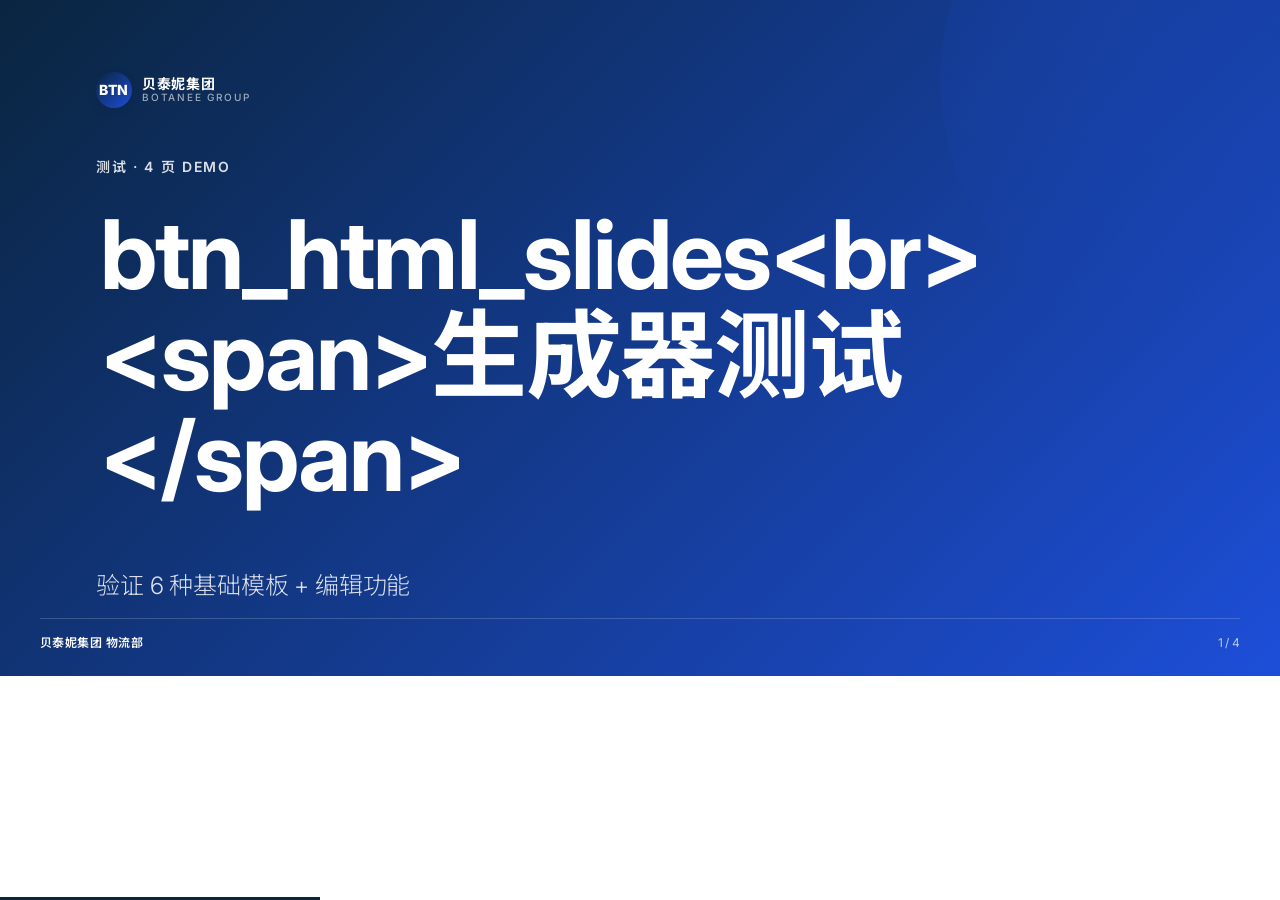
<file: btn_corporate/scripts/test_demo.html>
<!DOCTYPE html>
<html lang="zh-CN" data-theme="btn-corporate">
<head>
<meta charset="utf-8">
<meta name="viewport" content="width=device-width,initial-scale=1">
<title>btn_html_slides 生成器测试 demo</title>

<style>
/* === fonts.css === */
/* html-ppt :: shared webfonts */
@import url('https://fonts.googleapis.com/css2?family=Inter:wght@200;300;400;500;600;700;800;900&display=swap');
@import url('https://fonts.googleapis.com/css2?family=Noto+Sans+SC:wght@200;300;400;500;600;700;900&display=swap');
@import url('https://fonts.googleapis.com/css2?family=Noto+Serif+SC:wght@300;400;600;700&display=swap');
@import url('https://fonts.googleapis.com/css2?family=JetBrains+Mono:wght@400;500;700&display=swap');
@import url('https://fonts.googleapis.com/css2?family=Playfair+Display:ital,wght@0,400;0,600;0,800;1,400&display=swap');
@import url('https://fonts.googleapis.com/css2?family=Space+Grotesk:wght@300;400;500;600;700&display=swap');
@import url('https://fonts.googleapis.com/css2?family=IBM+Plex+Mono:wght@300;400;500;700&display=swap');
@import url('https://fonts.googleapis.com/css2?family=Archivo+Black&display=swap');

/* === base.css === */
/* html-ppt :: base.css — reset + shared tokens + layout primitives */
/* Default tokens. Themes in assets/themes/*.css override the :root block. */
:root {
  --bg: #ffffff;
  --bg-soft: #f7f7f8;
  --surface: #ffffff;
  --surface-2: #f2f2f4;
  --border: rgba(0,0,0,.08);
  --border-strong: rgba(0,0,0,.16);
  --text-1: #111216;
  --text-2: #55596a;
  --text-3: #8a8f9e;
  --accent: #3b6cff;
  --accent-2: #7a5cff;
  --accent-3: #ff5c8a;
  --good: #1aaf6c;
  --warn: #f5a524;
  --bad:  #e0445a;
  --grad: linear-gradient(135deg,#3b6cff,#7a5cff 55%,#ff5c8a);
  --grad-soft: linear-gradient(135deg,#eef2ff,#f5ecff 55%,#ffeef5);
  --radius: 18px;
  --radius-sm: 12px;
  --radius-lg: 26px;
  --shadow: 0 10px 30px rgba(18,24,40,.08), 0 2px 6px rgba(18,24,40,.04);
  --shadow-lg: 0 24px 60px rgba(18,24,40,.14), 0 6px 16px rgba(18,24,40,.06);
  --font-sans: 'Inter','Noto Sans SC',-apple-system,BlinkMacSystemFont,Helvetica,Arial,sans-serif;
  --font-serif: 'Playfair Display','Noto Serif SC',Georgia,serif;
  --font-mono: 'JetBrains Mono','IBM Plex Mono',SFMono-Regular,Menlo,monospace;
  --font-display: var(--font-sans);
  --letter-tight: -.03em;
  --letter-normal: -.01em;
  --ease: cubic-bezier(.4,0,.2,1);
}

*,*::before,*::after{box-sizing:border-box}
html,body{margin:0;padding:0;background:var(--bg);color:var(--text-1);
  font-family:var(--font-sans);font-weight:400;line-height:1.6;
  -webkit-font-smoothing:antialiased;-moz-osx-font-smoothing:grayscale;
  letter-spacing:var(--letter-normal)}
img,svg,video{max-width:100%;display:block}
a{color:var(--accent);text-decoration:none}
a:hover{text-decoration:underline}
code,kbd,pre,samp{font-family:var(--font-mono)}

/* ================= SLIDE SYSTEM ================= */
.deck{position:relative;width:100vw;height:100vh;overflow:hidden;background:var(--bg)}
.slide{
  position:absolute;inset:0;
  display:flex;flex-direction:column;justify-content:center;
  padding:72px 96px;
  box-sizing:border-box;
  opacity:0;pointer-events:none;
  transition:opacity .5s var(--ease), transform .5s var(--ease);
  transform:translateX(30px);
  overflow:hidden;
}
.slide.is-active{opacity:1;pointer-events:auto;transform:translateX(0);z-index:2}
.slide.is-prev{transform:translateX(-30px)}

/* single-page standalone (used when a layout file is opened directly) */
body.single .slide{position:relative;width:100vw;height:100vh;opacity:1;transform:none;pointer-events:auto}

/* ================= TYPOGRAPHY ================= */
.eyebrow{font-size:13px;font-weight:500;letter-spacing:.16em;text-transform:uppercase;color:var(--text-3)}
.kicker{font-size:14px;font-weight:600;color:var(--accent);letter-spacing:.08em;text-transform:uppercase}
h1.title,.h1{font-family:var(--font-display);font-size:72px;line-height:1.05;font-weight:800;letter-spacing:var(--letter-tight);margin:0 0 18px;color:var(--text-1)}
h2.title,.h2{font-family:var(--font-display);font-size:54px;line-height:1.1;font-weight:700;letter-spacing:var(--letter-tight);margin:0 0 14px}
h3,.h3{font-size:32px;line-height:1.2;font-weight:600;letter-spacing:var(--letter-normal);margin:0 0 10px}
h4,.h4{font-size:22px;line-height:1.3;font-weight:600;margin:0 0 8px}
.lede{font-size:22px;line-height:1.55;color:var(--text-2);font-weight:300;max-width:62ch}
.dim{color:var(--text-2)}
.dim2{color:var(--text-3)}
.mono{font-family:var(--font-mono)}
.serif{font-family:var(--font-serif)}
.gradient-text{background:var(--grad);-webkit-background-clip:text;background-clip:text;-webkit-text-fill-color:transparent;color:transparent}

/* ================= LAYOUT PRIMITIVES ================= */
.stack>*+*{margin-top:14px}
.row{display:flex;gap:24px;align-items:center}
.row.wrap{flex-wrap:wrap}
.grid{display:grid;gap:24px}
.g2{grid-template-columns:repeat(2,1fr)}
.g3{grid-template-columns:repeat(3,1fr)}
.g4{grid-template-columns:repeat(4,1fr)}
.center{display:flex;align-items:center;justify-content:center;text-align:center}
.fill{flex:1}
.sp-t{padding-top:24px}.sp-b{padding-bottom:24px}
.mt-s{margin-top:8px}.mt-m{margin-top:18px}.mt-l{margin-top:32px}
.mb-s{margin-bottom:8px}.mb-m{margin-bottom:18px}.mb-l{margin-bottom:32px}

/* ================= CARDS ================= */
.card{background:var(--surface);border:1px solid var(--border);border-radius:var(--radius);
  padding:26px 28px;box-shadow:var(--shadow);position:relative;overflow:hidden}
.card-soft{background:var(--surface-2);border:1px solid var(--border)}
.card-outline{background:transparent;border:1.5px solid var(--border-strong);box-shadow:none}
.card-accent{background:var(--surface);border-top:3px solid var(--accent)}
.card-hover{transition:transform .3s var(--ease),box-shadow .3s var(--ease)}
.card-hover:hover{transform:translateY(-4px);box-shadow:var(--shadow-lg)}

.pill{display:inline-block;padding:4px 12px;border-radius:999px;font-size:12px;font-weight:500;
  background:var(--surface-2);color:var(--text-2);border:1px solid var(--border)}
.pill-accent{background:color-mix(in srgb,var(--accent) 12%,transparent);color:var(--accent);border-color:color-mix(in srgb,var(--accent) 28%,transparent)}

/* ================= BARS / DIVIDERS ================= */
.divider{height:1px;background:var(--border);width:100%}
.divider-accent{height:3px;width:72px;background:var(--accent);border-radius:2px}

/* ================= CHROME (header/footer/progress) ================= */
.deck-header{position:absolute;top:24px;left:40px;right:40px;display:flex;align-items:center;justify-content:space-between;
  font-size:12px;color:var(--text-3);letter-spacing:.12em;text-transform:uppercase;z-index:10;pointer-events:none}
.deck-footer{position:absolute;bottom:24px;left:40px;right:40px;display:flex;align-items:center;justify-content:space-between;
  font-size:12px;color:var(--text-3);z-index:10;pointer-events:none}
.slide-number::before{content:attr(data-current)}
.slide-number::after{content:" / " attr(data-total)}
.progress-bar{position:fixed;left:0;right:0;bottom:0;height:3px;background:transparent;z-index:20}
.progress-bar > span{display:block;height:100%;width:0;background:var(--accent);transition:width .3s var(--ease)}

/* ================= PRESENTER / OVERVIEW ================= */
.notes-overlay{position:fixed;inset:auto 0 0 0;max-height:42vh;background:rgba(20,22,30,.95);color:#e8ebf4;
  padding:20px 32px;font-size:16px;line-height:1.6;border-top:1px solid rgba(255,255,255,.1);transform:translateY(100%);
  transition:transform .3s var(--ease);z-index:40;overflow:auto;font-family:var(--font-sans)}
.notes-overlay.open{transform:translateY(0)}
.overview{position:fixed;inset:0;background:rgba(10,12,18,.92);backdrop-filter:blur(12px);z-index:50;
  display:none;padding:40px;overflow:auto}
.overview.open{display:grid;grid-template-columns:repeat(4,1fr);gap:20px;align-content:start}
.overview .thumb{background:var(--surface);border:1px solid var(--border);border-radius:12px;
  aspect-ratio:16/9;overflow:hidden;cursor:pointer;position:relative;color:var(--text-1);padding:16px;
  font-size:11px;transition:transform .2s var(--ease)}
.overview .thumb:hover{transform:scale(1.04)}
.overview .thumb .n{position:absolute;top:8px;left:10px;font-weight:700;font-size:14px;color:var(--text-3)}
.overview .thumb .t{position:absolute;bottom:10px;left:14px;right:14px;font-weight:600;color:var(--text-1)}

/* ================= UTILITY ================= */
.hidden{display:none!important}
.nowrap{white-space:nowrap}
.tr{text-align:right}.tc{text-align:center}.tl{text-align:left}
.uppercase{text-transform:uppercase;letter-spacing:.12em}

/* ================= PRINT ================= */
@media print{
  .slide{position:relative;opacity:1!important;transform:none!important;page-break-after:always;height:100vh}
  .deck-header,.deck-footer,.progress-bar,.notes-overlay,.overview{display:none!important}
}

/* === btn-corporate.css === */
/* theme: btn-corporate — 贝泰妮集团商务主题
 * 继承 corporate-clean.css 的深蓝基调 + 加大圆角 + 金色克制点缀 + 品牌 Logo
 * 配套使用：base.css + animations.css + fonts.css
 */
:root{
  /* 基础底色 — 继承 corporate-clean */
  --bg:#ffffff;--bg-soft:#f5f7fa;--surface:#ffffff;--surface-2:#f0f3f7;
  --border:rgba(10,37,64,.12);--border-strong:rgba(10,37,64,.28);

  /* 文本 — 贝泰妮深蓝主色 */
  --text-1:#0a2540;--text-2:#425466;--text-3:#8898aa;

  /* 主色 — 贝泰妮深蓝 + 亮蓝 */
  --accent:#0a2540;--accent-2:#1d4ed8;--accent-3:#3b82f6;

  /* 状态色 */
  --good:#0e9f6e;--warn:#d97706;--bad:#dc2626;

  /* 品牌渐变 — 贝泰妮深蓝→亮蓝 */
  --grad:linear-gradient(135deg,#0a2540 0%,#1d4ed8 100%);
  --grad-soft:linear-gradient(135deg,#f0f4fb 0%,#e4ecf7 100%);

  /* 圆角 — 比 corporate-clean 大，更商务精致 */
  --radius:14px;--radius-sm:10px;--radius-lg:22px;

  /* 阴影 — 贝泰妮风：更柔 */
  --shadow:0 2px 8px rgba(10,37,64,.06),0 8px 24px rgba(10,37,64,.04);
  --shadow-lg:0 8px 24px rgba(10,37,64,.1),0 24px 60px rgba(10,37,64,.08);

  /* 字体 — 中文优先 */
  --font-sans:'Inter','Noto Sans SC','PingFang SC','Microsoft YaHei','微软雅黑',sans-serif;
  --font-display:'Inter','Noto Sans SC','PingFang SC','Microsoft YaHei',sans-serif;

  /* 贝泰妮品牌色 */
  --btn-gold:#c9a35d;
  --btn-gold-soft:#e6c98a;
  --btn-deep:#0a2540;
  --btn-bright:#1d4ed8;
}

/* ================= TYPOGRAPHY OVERRIDE ================= */
.kicker{color:var(--accent-2);font-weight:600;letter-spacing:.12em}
h1.title,h2.title,.h1,.h2{font-weight:700;color:var(--accent)}
h1.title,.h1{letter-spacing:-.02em}

/* ================= BTN BRAND COMPONENTS ================= */
/* 品牌 Logo 组件 — 圆形 mark + 集团文字 */
.btn-logo{
  display:inline-flex;align-items:center;gap:10px;
  font-weight:700;letter-spacing:.04em;
  color:var(--accent);
}
.btn-logo .mark{
  width:36px;height:36px;border-radius:50%;
  background:var(--grad);
  display:inline-flex;align-items:center;justify-content:center;
  color:#fff;font-weight:800;font-size:14px;letter-spacing:.04em;
  box-shadow:0 2px 8px rgba(10,37,64,.18);
}
.btn-logo .mark::after{
  content:"";position:absolute;
}
.btn-logo .label{
  display:flex;flex-direction:column;line-height:1.15;
}
.btn-logo .label .name{font-size:14px;color:var(--accent);font-weight:700}
.btn-logo .label .sub{font-size:10px;color:var(--text-3);font-weight:500;letter-spacing:.18em;text-transform:uppercase}

/* 装饰圆 — 贝泰妮特色大色块 */
.hero-deco{
  position:absolute;pointer-events:none;
  width:520px;height:520px;border-radius:50%;
  background:radial-gradient(circle at 30% 30%,rgba(29,78,216,.18) 0%,rgba(29,78,216,0) 70%);
  right:-180px;top:-180px;z-index:0;
}
.hero-deco.gold{
  background:radial-gradient(circle at 30% 30%,rgba(201,163,93,.22) 0%,rgba(201,163,93,0) 70%);
}

/* 金色分割线 — 克制点缀 */
.divider-gold{
  display:inline-block;width:48px;height:3px;
  background:var(--btn-gold);
  border-radius:2px;margin:0 12px;vertical-align:middle;
}

/* ================= BTN 风格卡片 ================= */
.btn-card{
  background:var(--surface);
  border:1px solid var(--border);
  border-radius:var(--radius);
  padding:24px 28px;
  box-shadow:var(--shadow);
  transition:transform .25s var(--ease),box-shadow .25s var(--ease);
}
.btn-card:hover{
  transform:translateY(-2px);
  box-shadow:var(--shadow-lg);
}
.btn-card .num{
  display:inline-block;
  font-size:32px;font-weight:800;
  background:var(--grad);
  -webkit-background-clip:text;background-clip:text;
  -webkit-text-fill-color:transparent;color:transparent;
  margin-bottom:6px;
}

/* ================= KPI 行 — 贝泰妮数字大字 ================= */
.kpi-row{
  display:grid;grid-template-columns:repeat(4,1fr);gap:20px;
  margin:32px 0;
}
.kpi-row .kpi{
  text-align:left;
  padding:18px 0;
  border-top:3px solid var(--accent);
}
.kpi-row .kpi .v{
  font-size:54px;font-weight:800;line-height:1;
  background:var(--grad);
  -webkit-background-clip:text;background-clip:text;
  -webkit-text-fill-color:transparent;color:transparent;
  margin-bottom:6px;
}
.kpi-row .kpi .l{
  font-size:14px;color:var(--text-2);font-weight:500;
}
.kpi-row .kpi.gold{border-top-color:var(--btn-gold)}
.kpi-row .kpi.gold .v{background:linear-gradient(135deg,var(--btn-gold),var(--btn-gold-soft));-webkit-background-clip:text;background-clip:text;-webkit-text-fill-color:transparent;color:transparent}

/* ================= 时间线 — 设备组节点 ================= */
.btn-timeline{
  position:relative;padding-left:36px;margin:24px 0;
}
.btn-timeline::before{
  content:"";position:absolute;left:10px;top:6px;bottom:6px;
  width:2px;background:var(--border-strong);
}
.btn-timeline .item{
  position:relative;padding:0 0 22px 0;
}
.btn-timeline .item::before{
  content:"";position:absolute;left:-32px;top:6px;
  width:14px;height:14px;border-radius:50%;
  background:var(--surface);
  border:3px solid var(--accent);
  box-shadow:0 0 0 3px var(--bg);
}
.btn-timeline .item.gold::before{border-color:var(--btn-gold)}
.btn-timeline .item .time{
  font-size:12px;color:var(--text-3);font-weight:600;letter-spacing:.08em;
  text-transform:uppercase;margin-bottom:4px;
}
.btn-timeline .item .what{
  font-size:18px;font-weight:600;color:var(--accent);margin-bottom:4px;
}
.btn-timeline .item .why{font-size:14px;color:var(--text-2);line-height:1.55}

/* ================= 成就卡 — V3 培训资料系统 ================= */
.achv-grid{
  display:grid;grid-template-columns:repeat(3,1fr);gap:18px;margin:24px 0;
}
.achv-grid .a{
  background:var(--surface);
  border-radius:var(--radius);
  padding:22px 20px;
  border:1px solid var(--border);
  position:relative;overflow:hidden;
}
.achv-grid .a::after{
  content:"";position:absolute;left:0;top:0;bottom:0;width:4px;
  background:var(--grad);
}
.achv-grid .a .icon{
  font-size:24px;font-weight:800;color:var(--accent);margin-bottom:8px;
}
.achv-grid .a .t{font-size:16px;font-weight:600;color:var(--accent);margin-bottom:6px}
.achv-grid .a .d{font-size:13px;color:var(--text-2);line-height:1.55}

/* ================= 案例引用 — 改造案例 ================= */
.btn-quote{
  background:var(--grad-soft);
  border-left:4px solid var(--accent);
  border-radius:0 var(--radius) var(--radius) 0;
  padding:20px 24px;margin:18px 0;
}
.btn-quote .tag{
  display:inline-block;font-size:11px;font-weight:700;
  background:var(--accent);color:#fff;
  padding:3px 10px;border-radius:4px;
  letter-spacing:.1em;margin-bottom:10px;
}
.btn-quote .body{font-size:15px;color:var(--accent);line-height:1.65;font-weight:500}
.btn-quote .who{font-size:12px;color:var(--text-3);margin-top:8px}

/* ================= 章节样式 — 贝泰妮章节大标 ================= */
.section-num{
  display:inline-block;
  font-size:64px;font-weight:900;line-height:1;
  background:var(--grad);
  -webkit-background-clip:text;background-clip:text;
  -webkit-text-fill-color:transparent;color:transparent;
  margin-bottom:12px;
}
.section-kicker{
  display:inline-block;
  background:rgba(29,78,216,.1);color:var(--accent-2);
  padding:6px 14px;border-radius:999px;
  font-size:12px;font-weight:600;letter-spacing:.12em;
  text-transform:uppercase;margin-bottom:14px;
}

/* ================= deck footer — BTN 风格 ================= */
.deck-footer{
  display:flex;justify-content:space-between;align-items:center;
  font-size:12px;color:var(--text-3);
  border-top:1px solid var(--border);
  padding-top:14px;margin-top:24px;
}
.deck-footer .brand{font-weight:600;color:var(--accent);letter-spacing:.04em}

/* ================= CTA button — BTN 品牌按钮 ================= */
.btn-primary{
  display:inline-block;
  background:var(--grad);
  color:#fff;
  padding:14px 32px;
  border-radius:var(--radius);
  font-weight:600;font-size:15px;
  letter-spacing:.04em;
  box-shadow:0 4px 14px rgba(29,78,216,.25);
  text-decoration:none;
  transition:transform .2s var(--ease),box-shadow .2s var(--ease);
}
.btn-primary:hover{transform:translateY(-1px);box-shadow:0 6px 20px rgba(29,78,216,.32);text-decoration:none}
.btn-primary.gold{background:linear-gradient(135deg,var(--btn-gold),var(--btn-gold-soft));box-shadow:0 4px 14px rgba(201,163,93,.3)}
.btn-primary.gold:hover{box-shadow:0 6px 20px rgba(201,163,93,.4)}

/* === animations.css === */
/* html-ppt :: animations.css
 * Apply by adding class="anim-<name>" or data-anim="<name>".
 * Durations are deliberately snappy; tweak --anim-dur per element.
 */
:root{--anim-dur:.7s;--anim-ease:cubic-bezier(.4,0,.2,1)}

/* ---------- FADE DIRECTIONALS ---------- */
@keyframes kf-fade-up{from{opacity:0;transform:translateY(32px)}to{opacity:1;transform:none}}
@keyframes kf-fade-down{from{opacity:0;transform:translateY(-32px)}to{opacity:1;transform:none}}
@keyframes kf-fade-left{from{opacity:0;transform:translateX(-40px)}to{opacity:1;transform:none}}
@keyframes kf-fade-right{from{opacity:0;transform:translateX(40px)}to{opacity:1;transform:none}}
.anim-fade-up{animation:kf-fade-up var(--anim-dur) var(--anim-ease) both}
.anim-fade-down{animation:kf-fade-down var(--anim-dur) var(--anim-ease) both}
.anim-fade-left{animation:kf-fade-left var(--anim-dur) var(--anim-ease) both}
.anim-fade-right{animation:kf-fade-right var(--anim-dur) var(--anim-ease) both}

/* ---------- RISE / DROP / ZOOM / BLUR / GLITCH ---------- */
@keyframes kf-rise{from{opacity:0;transform:translateY(60px) scale(.97);filter:blur(6px)}to{opacity:1;transform:none;filter:none}}
@keyframes kf-drop{from{opacity:0;transform:translateY(-60px) scale(.97)}to{opacity:1;transform:none}}
@keyframes kf-zoom{0%{opacity:0;transform:scale(.6)}60%{transform:scale(1.04)}100%{opacity:1;transform:scale(1)}}
@keyframes kf-blur{from{opacity:0;filter:blur(18px)}to{opacity:1;filter:none}}
@keyframes kf-glitch{0%{opacity:0;transform:translateX(0);clip-path:inset(0 0 0 0)}
  20%{opacity:1;transform:translateX(-6px);clip-path:inset(20% 0 30% 0)}
  40%{transform:translateX(4px);clip-path:inset(50% 0 10% 0)}
  60%{transform:translateX(-3px);clip-path:inset(10% 0 60% 0)}
  80%{transform:translateX(2px);clip-path:inset(0 0 0 0)}
  100%{opacity:1;transform:none}}
.anim-rise-in{animation:kf-rise .9s var(--anim-ease) both}
.anim-drop-in{animation:kf-drop .8s var(--anim-ease) both}
.anim-zoom-pop{animation:kf-zoom .7s cubic-bezier(.22,1.3,.36,1) both}
.anim-blur-in{animation:kf-blur .8s var(--anim-ease) both}
.anim-glitch-in{animation:kf-glitch .8s steps(5,end) both}

/* ---------- TYPEWRITER ---------- */
.anim-typewriter{display:inline-block;overflow:hidden;white-space:nowrap;border-right:2px solid currentColor;
  width:0;animation:kf-type 2.4s steps(40,end) forwards, kf-caret 1s step-end infinite}
@keyframes kf-type{to{width:100%}}
@keyframes kf-caret{50%{border-color:transparent}}

/* ---------- GLOW / SHIMMER / GRADIENT-FLOW ---------- */
@keyframes kf-neon{0%,100%{text-shadow:0 0 8px var(--accent),0 0 20px var(--accent)}
  50%{text-shadow:0 0 16px var(--accent),0 0 40px var(--accent),0 0 80px var(--accent)}}
.anim-neon-glow{animation:kf-neon 2s ease-in-out infinite}

.anim-shimmer-sweep{position:relative;overflow:hidden}
.anim-shimmer-sweep::after{content:"";position:absolute;inset:0;
  background:linear-gradient(110deg,transparent 40%,rgba(255,255,255,.55) 50%,transparent 60%);
  transform:translateX(-100%);animation:kf-shimmer 2.4s var(--anim-ease) infinite}
@keyframes kf-shimmer{to{transform:translateX(100%)}}

.anim-gradient-flow{background:linear-gradient(90deg,var(--accent),var(--accent-2,var(--accent)),var(--accent-3,var(--accent)),var(--accent));
  background-size:300% 100%;-webkit-background-clip:text;background-clip:text;color:transparent;-webkit-text-fill-color:transparent;
  animation:kf-gradflow 4s linear infinite}
@keyframes kf-gradflow{to{background-position:300% 0}}

/* ---------- STAGGER LIST ---------- */
.anim-stagger-list > *{opacity:0;animation:kf-rise .65s var(--anim-ease) both}
.anim-stagger-list > *:nth-child(1){animation-delay:.05s}
.anim-stagger-list > *:nth-child(2){animation-delay:.15s}
.anim-stagger-list > *:nth-child(3){animation-delay:.25s}
.anim-stagger-list > *:nth-child(4){animation-delay:.35s}
.anim-stagger-list > *:nth-child(5){animation-delay:.45s}
.anim-stagger-list > *:nth-child(6){animation-delay:.55s}
.anim-stagger-list > *:nth-child(7){animation-delay:.65s}
.anim-stagger-list > *:nth-child(8){animation-delay:.75s}
.anim-stagger-list > *:nth-child(n+9){animation-delay:.85s}

/* ---------- COUNTER-UP (JS-driven, marker class only) ---------- */
.counter{font-variant-numeric:tabular-nums}

/* ---------- SVG PATH DRAW ---------- */
.anim-path-draw path,.anim-path-draw line,.anim-path-draw polyline,.anim-path-draw circle,.anim-path-draw rect{
  stroke-dasharray:1000;stroke-dashoffset:1000;animation:kf-draw 2s var(--anim-ease) forwards}
@keyframes kf-draw{to{stroke-dashoffset:0}}

/* ---------- PARALLAX TILT (hover) ---------- */
.anim-parallax-tilt{transform-style:preserve-3d;transition:transform .4s var(--anim-ease)}
.anim-parallax-tilt:hover{transform:perspective(900px) rotateX(6deg) rotateY(-8deg) translateZ(10px)}

/* ---------- CARD FLIP 3D ---------- */
@keyframes kf-flip{from{transform:perspective(1200px) rotateY(-90deg);opacity:0}
  to{transform:perspective(1200px) rotateY(0);opacity:1}}
.anim-card-flip-3d{animation:kf-flip .9s var(--anim-ease) both;transform-style:preserve-3d;backface-visibility:hidden}

/* ---------- CUBE ROTATE 3D ---------- */
@keyframes kf-cube{from{transform:perspective(1200px) rotateX(20deg) rotateY(-90deg) translateZ(-200px);opacity:0}
  to{transform:perspective(1200px) rotateX(0) rotateY(0) translateZ(0);opacity:1}}
.anim-cube-rotate-3d{animation:kf-cube 1s var(--anim-ease) both}

/* ---------- PAGE TURN 3D ---------- */
@keyframes kf-pageturn{from{transform:perspective(1600px) rotateY(-85deg);transform-origin:left center;opacity:0}
  to{transform:perspective(1600px) rotateY(0);opacity:1}}
.anim-page-turn-3d{animation:kf-pageturn 1s var(--anim-ease) both;transform-origin:left center}

/* ---------- PERSPECTIVE ZOOM ---------- */
@keyframes kf-pzoom{from{opacity:0;transform:perspective(1400px) translateZ(-400px) rotateX(12deg)}
  to{opacity:1;transform:none}}
.anim-perspective-zoom{animation:kf-pzoom 1s var(--anim-ease) both}

/* ---------- MARQUEE SCROLL ---------- */
.anim-marquee-scroll{display:flex;gap:48px;white-space:nowrap;animation:kf-marquee 20s linear infinite}
@keyframes kf-marquee{from{transform:translateX(0)}to{transform:translateX(-50%)}}

/* ---------- KEN BURNS ---------- */
@keyframes kf-kenburns{0%{transform:scale(1) translate(0,0)}100%{transform:scale(1.15) translate(-2%,-1%)}}
.anim-kenburns{animation:kf-kenburns 14s ease-in-out infinite alternate}

/* ---------- CONFETTI BURST (pseudo — pure CSS sparkles) ---------- */
.anim-confetti-burst{position:relative}
.anim-confetti-burst::before,.anim-confetti-burst::after{
  content:"";position:absolute;top:50%;left:50%;width:8px;height:8px;border-radius:50%;
  background:var(--accent);box-shadow:
    20px -30px 0 var(--accent-2,var(--accent)),-25px -20px 0 var(--accent-3,var(--accent)),
    30px 20px 0 var(--good,#1aaf6c),-30px 25px 0 var(--warn,#f5a524),
    40px -10px 0 var(--bad,#e0445a),-45px 0 0 var(--accent),
    10px 40px 0 var(--accent-2,var(--accent)),-15px -40px 0 var(--accent-3,var(--accent));
  opacity:0;animation:kf-confetti 1.2s var(--anim-ease) forwards}
.anim-confetti-burst::after{animation-delay:.15s;transform:rotate(45deg)}
@keyframes kf-confetti{0%{opacity:0;transform:scale(.2)}30%{opacity:1}100%{opacity:0;transform:scale(2.2)}}

/* ---------- SPOTLIGHT ---------- */
@keyframes kf-spot{0%{clip-path:circle(0% at 50% 50%)}100%{clip-path:circle(140% at 50% 50%)}}
.anim-spotlight{animation:kf-spot 1.1s var(--anim-ease) both}

/* ---------- MORPH SHAPE (SVG) ---------- */
.anim-morph-shape path{animation:kf-morph 6s ease-in-out infinite alternate}
@keyframes kf-morph{0%{d:path("M60,120 Q120,20 180,120 T300,120")}
  100%{d:path("M60,120 Q120,220 180,120 T300,120")}}

/* ---------- RIPPLE REVEAL ---------- */
@keyframes kf-ripple{0%{clip-path:circle(0% at 20% 80%);opacity:.4}
  100%{clip-path:circle(160% at 20% 80%);opacity:1}}
.anim-ripple-reveal{animation:kf-ripple 1.2s var(--anim-ease) both}

/* reduced motion */
@media (prefers-reduced-motion: reduce){
  [class*="anim-"]{animation:none!important;transition:none!important}
}

</style>
<style>
/* ========== BTN 品牌专用 inline 增强 ========== */
.slide{position:relative}
.slide.brand-bg{
  background:linear-gradient(135deg,#0a2540 0%,#1d4ed8 100%);
  color:#fff;
}
.slide.brand-bg .kicker{color:rgba(255,255,255,.85)}
.slide.brand-bg h1,.slide.brand-bg h2,.slide.brand-bg h3{color:#fff}
.slide.brand-bg .lede{color:rgba(255,255,255,.85)}
.slide.brand-bg .deck-footer{border-top-color:rgba(255,255,255,.18);color:rgba(255,255,255,.7)}
.slide.brand-bg .deck-footer .brand{color:#fff}
.slide.brand-bg .btn-logo .label .name{color:#fff}
.slide.brand-bg .btn-logo .label .sub{color:rgba(255,255,255,.6)}

.toc-list{list-style:none;padding:0;margin:32px 0;max-width:780px}
.toc-list li{
  display:flex;align-items:baseline;gap:24px;
  padding:18px 0;
  border-bottom:1px solid var(--border);
  font-size:24px;font-weight:500;color:var(--accent);
  transition:padding-left .25s var(--ease);
}
.toc-list li:hover{padding-left:8px}
.toc-list li .n{
  font-size:36px;font-weight:800;line-height:1;
  background:var(--grad);
  -webkit-background-clip:text;background-clip:text;
  -webkit-text-fill-color:transparent;color:transparent;
  min-width:60px;
}
.toc-list li .t{flex:1}
.toc-list li .d{font-size:14px;color:var(--text-3);font-weight:400}

/* ========== 编辑模式视觉提示 ========== */
[contenteditable="true"]{
  outline:none;
  transition:background .15s var(--ease);
  border-radius:4px;
  padding:2px 4px;
  margin:-2px -4px;
}
[contenteditable="true"]:hover{background:rgba(29,78,216,.06)}
[contenteditable="true"]:focus{background:rgba(29,78,216,.12);box-shadow:0 0 0 2px rgba(29,78,216,.3)}

/* 编辑模式提示条 */
.edit-hint{
  position:fixed;bottom:16px;left:50%;transform:translateX(-50%);
  background:var(--accent);color:#fff;
  padding:6px 14px;border-radius:999px;
  font-size:11px;letter-spacing:.1em;
  z-index:9999;opacity:0;pointer-events:none;
  transition:opacity .25s var(--ease);
}
body.edit-mode .edit-hint{opacity:1}
</style>
</head>
<body data-themes="btn-corporate">
<div class="deck">

  <!-- Page 1: 封面 -->
  <section class="slide brand-bg is-active" data-title="封面" data-page-type="cover">
    <div class="hero-deco"></div>
    <div class="btn-logo" style="margin-bottom:48px">
      <span class="mark">BTN</span>
      <span class="label">
        <span class="name">贝泰妮集团</span>
        <span class="sub">BOTANEE GROUP</span>
      </span>
    </div>
    <p class="kicker" contenteditable="true">测试 · 4 页 demo</p>
    <h1 class="h1 anim-fade-up" data-anim="fade-up" style="font-size:96px;line-height:1.05;margin:24px 0 32px" contenteditable="true">btn_html_slides&lt;br&gt;&lt;span&gt;生成器测试&lt;/span&gt;</h1>
    <p class="lede" style="font-size:24px;margin-top:24px" contenteditable="true">验证 6 种基础模板 + 编辑功能</p>
    <div class="deck-footer" style="margin-top:auto">
      <span class="brand" contenteditable="true">贝泰妮集团 物流部</span>
      <span class="slide-number" data-current="1" data-total="4"></span>
    </div>
  </section>

  <!-- Page 2: 目录 -->
  <section class="slide" data-title="目录" data-page-type="toc">
    <p class="kicker" contenteditable="true">Test Plan</p>
    <h2 class="h2" contenteditable="true">测试 4 件事</h2>
    
    <ol class="toc-list anim-stagger-list" data-anim-target>
      <li><span class="n">01</span><span class="t" contenteditable="true">封面渲染</span><span class="d" contenteditable="true">品牌蓝渐变 + logo + 大标题</span></li>
<li><span class="n">02</span><span class="t" contenteditable="true">目录列表</span><span class="d" contenteditable="true">大数字 + 标题 + 描述</span></li>
<li><span class="n">03</span><span class="t" contenteditable="true">KPI 数字</span><span class="d" contenteditable="true">4 列错位金色 + 渐变数字</span></li>
<li><span class="n">04</span><span class="t" contenteditable="true">结束页</span><span class="d" contenteditable="true">品牌渐变 + 致谢</span></li>
    </ol>
    <div class="deck-footer">
      <span class="brand" contenteditable="true">贝泰妮集团 物流部</span>
      <span class="slide-number" data-current="2" data-total="4"></span>
    </div>
  </section>

  <!-- Page 3: 关键数据 -->
  <section class="slide" data-title="关键数据" data-page-type="stat">
    <p class="kicker" contenteditable="true">Result</p>
    <h2 class="h2" contenteditable="true">测试用例统计</h2>
    <p class="lede" style="margin-top:12px" contenteditable="true">6 种页面类型全部覆盖。</p>
    <div class="kpi-row anim-stagger-list" data-anim-target>
      <div class="kpi"><div class="v" contenteditable="true">10</div><div class="l" contenteditable="true">种页面模板</div></div><div class="kpi gold"><div class="v" contenteditable="true">1</div><div class="l" contenteditable="true">行命令生成</div></div><div class="kpi"><div class="v" contenteditable="true">0</div><div class="l" contenteditable="true">外部依赖</div></div><div class="kpi gold"><div class="v" contenteditable="true">∞</div><div class="l" contenteditable="true">次编辑保存</div></div>
    </div>
    <div class="deck-footer">
      <span class="brand" contenteditable="true">贝泰妮集团 物流部</span>
      <span class="slide-number" data-current="3" data-total="4"></span>
    </div>
  </section>

  <!-- Page 4: 结束 -->
  <section class="slide brand-bg center tc" data-title="结束" data-page-type="thanks">
    <div class="hero-deco gold"></div>
    <div class="btn-logo" style="margin-bottom:32px">
      <span class="mark">BTN</span>
      <span class="label">
        <span class="name">贝泰妮集团</span>
        <span class="sub">BOTANEE GROUP</span>
      </span>
    </div>
    
    <h1 class="h1 anim-rise-in" data-anim="rise-in" style="font-size:128px;line-height:1;margin:32px 0" contenteditable="true">测试完成</h1>
    <p class="lede" style="font-size:22px;margin:24px 0 32px" contenteditable="true">btn_html_slides.py v1.0</p>
    <div style="font-size:14px;opacity:.85;letter-spacing:.08em">← → 翻页 · T 切主题 · A 切动效 · F 全屏</div>
    <div class="deck-footer" style="margin-top:48px">
      <span class="brand" contenteditable="true">贝泰妮集团 物流部</span>
      <span class="slide-number" data-current="4" data-total="4"></span>
    </div>
  </section>
</div>
<div class="edit-hint">✏️ 编辑模式 · 自动保存到 localStorage</div>
<script>
/* html-ppt :: runtime.js
 * Keyboard-driven deck runtime. Zero dependencies.
 *
 * Features:
 *   ← → / space / PgUp PgDn / Home End  navigation
 *   F  fullscreen
 *   S  speaker notes overlay
 *   O  slide overview grid
 *   T  cycle themes (reads data-themes on <html> or <body>)
 *   A  cycle demo animation on current slide
 *   URL hash #/N  deep-link to slide N (1-based)
 *   Progress bar auto-managed
 */
(function () {
  'use strict';

  const ANIMS = ['fade-up','fade-down','fade-left','fade-right','rise-in','drop-in',
    'zoom-pop','blur-in','glitch-in','typewriter','neon-glow','shimmer-sweep',
    'gradient-flow','stagger-list','counter-up','path-draw','parallax-tilt',
    'card-flip-3d','cube-rotate-3d','page-turn-3d','perspective-zoom',
    'marquee-scroll','kenburns','confetti-burst','spotlight','morph-shape','ripple-reveal'];

  function ready(fn){ if(document.readyState!='loading')fn(); else document.addEventListener('DOMContentLoaded',fn);}

  ready(function () {
    const deck = document.querySelector('.deck');
    if (!deck) return;
    const slides = Array.from(deck.querySelectorAll('.slide'));
    if (!slides.length) return;

    let idx = 0;
    const total = slides.length;

    // progress bar
    let bar = document.querySelector('.progress-bar');
    if (!bar) {
      bar = document.createElement('div');
      bar.className = 'progress-bar';
      bar.innerHTML = '<span></span>';
      document.body.appendChild(bar);
    }
    const barFill = bar.querySelector('span');

    // notes overlay
    let notes = document.querySelector('.notes-overlay');
    if (!notes) {
      notes = document.createElement('div');
      notes.className = 'notes-overlay';
      document.body.appendChild(notes);
    }

    // overview
    let overview = document.querySelector('.overview');
    if (!overview) {
      overview = document.createElement('div');
      overview.className = 'overview';
      slides.forEach((s, i) => {
        const t = document.createElement('div');
        t.className = 'thumb';
        const title = s.getAttribute('data-title') ||
          (s.querySelector('h1,h2,h3')||{}).textContent || ('Slide '+(i+1));
        t.innerHTML = '<div class="n">'+(i+1)+'</div><div class="t">'+title.trim().slice(0,80)+'</div>';
        t.addEventListener('click', () => { go(i); toggleOverview(false); });
        overview.appendChild(t);
      });
      document.body.appendChild(overview);
    }

    function go(n){
      n = Math.max(0, Math.min(total-1, n));
      slides.forEach((s,i) => {
        s.classList.toggle('is-active', i===n);
        s.classList.toggle('is-prev', i<n);
      });
      idx = n;
      barFill.style.width = ((n+1)/total*100)+'%';
      const numEl = document.querySelector('.slide-number');
      if (numEl) { numEl.setAttribute('data-current', n+1); numEl.setAttribute('data-total', total); }
      // notes
      const note = slides[n].querySelector('.notes');
      notes.innerHTML = note ? note.innerHTML : '';
      // hash
      if (location.hash !== '#/'+(n+1)) history.replaceState(null,'','#/'+(n+1));
      // re-trigger entry animations
      slides[n].querySelectorAll('[data-anim]').forEach(el => {
        const a = el.getAttribute('data-anim');
        el.classList.remove('anim-'+a);
        void el.offsetWidth;
        el.classList.add('anim-'+a);
      });
      // counter-up
      slides[n].querySelectorAll('.counter').forEach(el => {
        const target = parseFloat(el.getAttribute('data-to')||el.textContent);
        const dur = parseInt(el.getAttribute('data-dur')||'1200',10);
        const start = performance.now();
        const from = 0;
        function tick(now){
          const t = Math.min(1,(now-start)/dur);
          const v = from + (target-from)*(1-Math.pow(1-t,3));
          el.textContent = (target % 1 === 0) ? Math.round(v) : v.toFixed(1);
          if (t<1) requestAnimationFrame(tick);
        }
        requestAnimationFrame(tick);
      });
    }

    function toggleNotes(force){ notes.classList.toggle('open', force!==undefined?force:!notes.classList.contains('open')); }
    function toggleOverview(force){ overview.classList.toggle('open', force!==undefined?force:!overview.classList.contains('open')); }
    function fullscreen(){ const el=document.documentElement;
      if (!document.fullscreenElement) el.requestFullscreen&&el.requestFullscreen();
      else document.exitFullscreen&&document.exitFullscreen();
    }

    // theme cycling
    const root = document.documentElement;
    const themesAttr = root.getAttribute('data-themes') || document.body.getAttribute('data-themes');
    const themes = themesAttr ? themesAttr.split(',').map(s=>s.trim()).filter(Boolean) : [];
    let themeIdx = 0;
    function cycleTheme(){
      if (!themes.length) return;
      themeIdx = (themeIdx+1) % themes.length;
      const name = themes[themeIdx];
      let link = document.getElementById('theme-link');
      if (!link) {
        link = document.createElement('link');
        link.rel = 'stylesheet';
        link.id = 'theme-link';
        document.head.appendChild(link);
      }
      // resolve relative to runtime's location
      const themePath = (root.getAttribute('data-theme-base') || 'assets/themes/') + name + '.css';
      link.href = themePath;
      root.setAttribute('data-theme', name);
      const ind = document.querySelector('.theme-indicator');
      if (ind) ind.textContent = name;
    }

    // animation cycling on current slide
    let animIdx = 0;
    function cycleAnim(){
      animIdx = (animIdx+1) % ANIMS.length;
      const a = ANIMS[animIdx];
      const target = slides[idx].querySelector('[data-anim-target]') || slides[idx];
      ANIMS.forEach(x => target.classList.remove('anim-'+x));
      void target.offsetWidth;
      target.classList.add('anim-'+a);
      target.setAttribute('data-anim', a);
      const ind = document.querySelector('.anim-indicator');
      if (ind) ind.textContent = a;
    }

    document.addEventListener('keydown', function (e) {
      if (e.metaKey||e.ctrlKey||e.altKey) return;
      switch (e.key) {
        case 'ArrowRight': case ' ': case 'PageDown': case 'Enter': go(idx+1); e.preventDefault(); break;
        case 'ArrowLeft': case 'PageUp': case 'Backspace': go(idx-1); e.preventDefault(); break;
        case 'Home': go(0); break;
        case 'End': go(total-1); break;
        case 'f': case 'F': fullscreen(); break;
        case 's': case 'S': toggleNotes(); break;
        case 'o': case 'O': toggleOverview(); break;
        case 't': case 'T': cycleTheme(); break;
        case 'a': case 'A': cycleAnim(); break;
        case 'Escape': toggleOverview(false); toggleNotes(false); break;
      }
    });

    // hash deep-link
    function fromHash(){
      const m = /^#\/(\d+)/.exec(location.hash||'');
      if (m) go(Math.max(0, parseInt(m[1],10)-1));
    }
    window.addEventListener('hashchange', fromHash);
    fromHash();
    go(idx);
  });
})();

</script>
<script>
/* ========== 文字可编辑 + localStorage 自动保存 ========== */
(function(){
  var STORAGE_KEY = 'btn-deck-content-btn_html_slides 生成器测试 demo';
  var saved = '';
  try { saved = localStorage.getItem(STORAGE_KEY) || ''; } catch(e) {}
  if (saved) {
    try {
      var data = JSON.parse(saved);
      document.querySelectorAll('[contenteditable="true"]').forEach(function(el){
        var key = el.dataset.key || el.outerHTML.slice(0, 80);
        if (data[key] !== undefined) { el.innerHTML = data[key]; }
      });
    } catch(e) {}
  }

  // 给每个可编辑元素加 data-key（用 outerHTML 头 80 字符当 key）
  document.querySelectorAll('[contenteditable="true"]').forEach(function(el){
    el.dataset.key = el.outerHTML.slice(0, 80);
    el.addEventListener('input', function(){
      var data = {};
      document.querySelectorAll('[contenteditable="true"]').forEach(function(e){
        data[e.dataset.key] = e.innerHTML;
      });
      try { localStorage.setItem(STORAGE_KEY, JSON.stringify(data)); } catch(e) {}
    });
  });

  // 双击进入编辑模式（点击空白退出）
  var body = document.body;
  body.addEventListener('dblclick', function(e){
    if (e.target.closest('[contenteditable]')) return;
    var isEditing = body.classList.toggle('edit-mode');
    document.querySelectorAll('[contenteditable="true"]').forEach(function(el){
      el.contentEditable = isEditing ? 'true' : 'false';
    });
  });
})();
</script>
</body>
</html>
</file>
